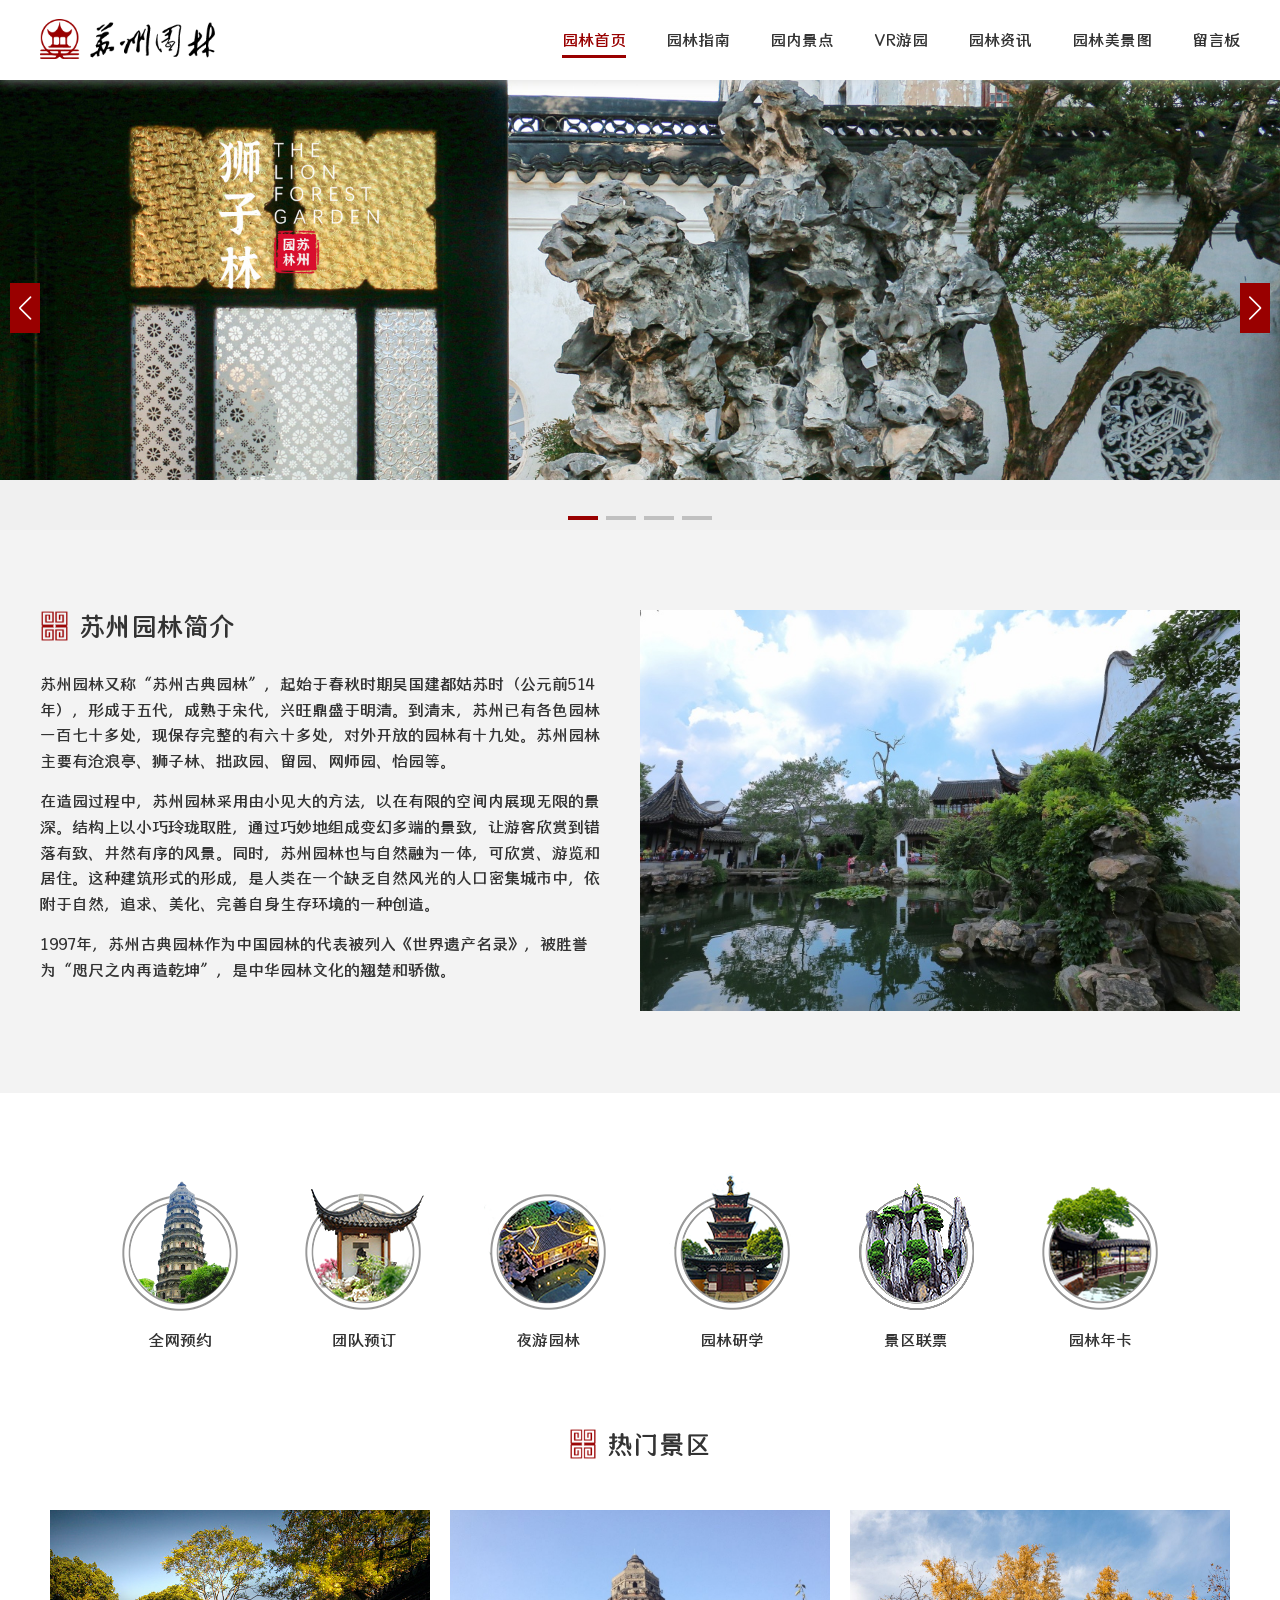
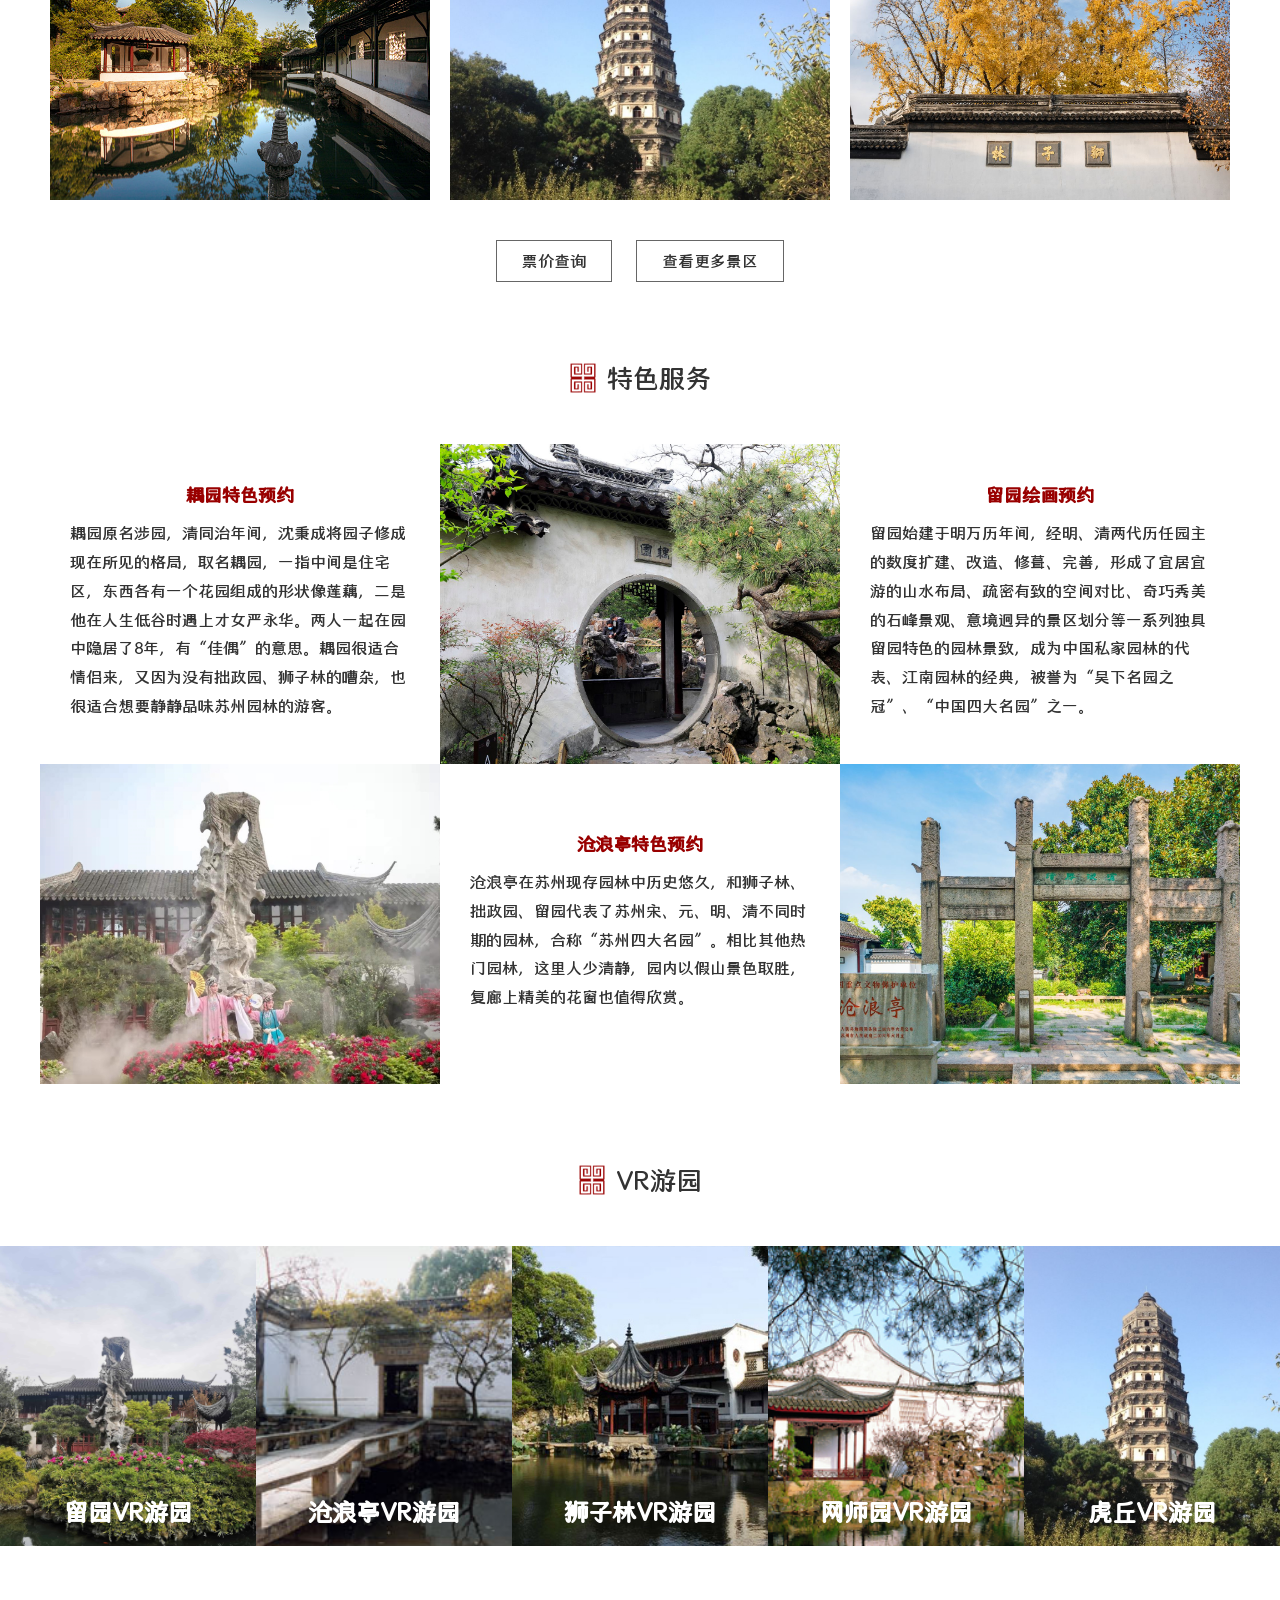
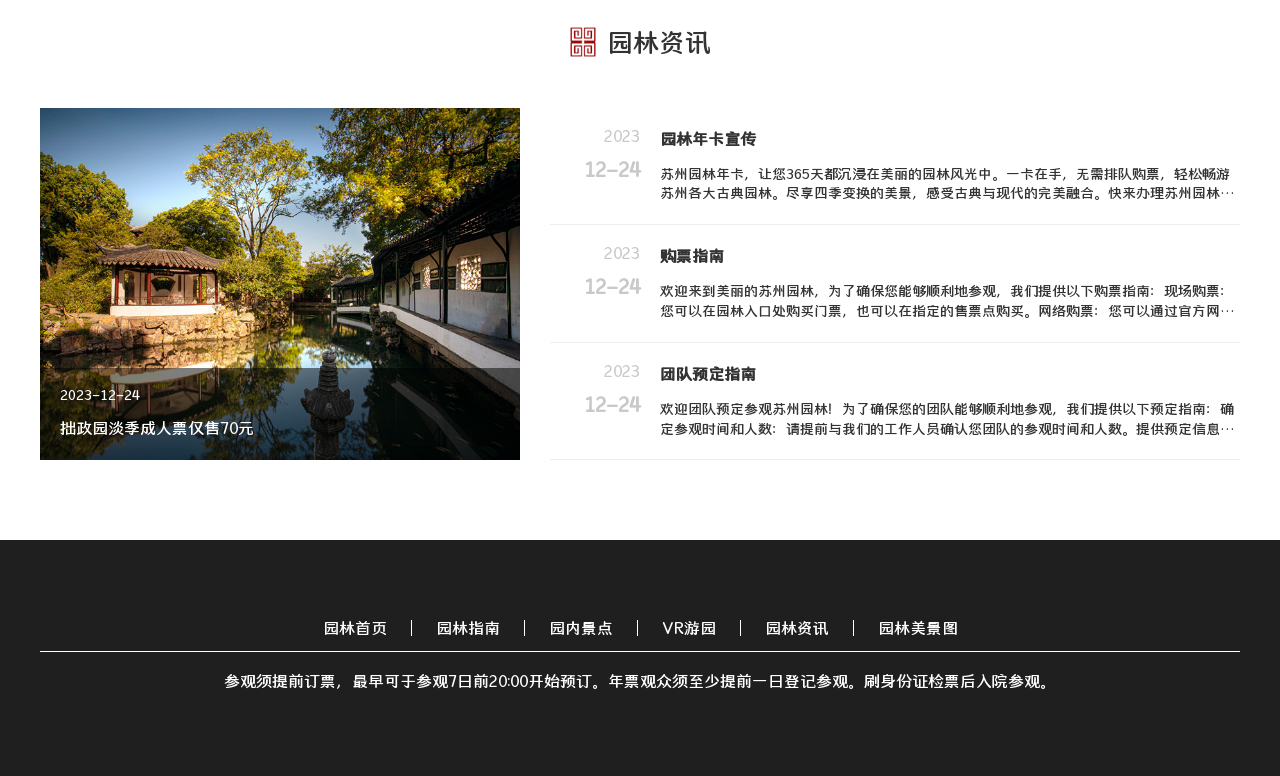
<file: index.html>
<!DOCTYPE html>
<html lang="en">

<head>
    <meta charset="UTF-8">
    <meta http-equiv="X-UA-Compatible" content="IE=edge">
    <meta name="viewport" content="width=device-width, initial-scale=1.0">
    <title>园林首页</title>
    <link rel="shortcut icon" href="./images/favicon.ico" type="image/x-icon">
    <link rel="shortcut icon" href="" type="image/x-icon">
    <link rel="stylesheet" href="./css/swiper.min.css">
    <link rel="stylesheet" href="./iconfont/iconfont.css">
    <link rel="stylesheet" href="./css/common.css">
    <link rel="stylesheet" href="./css/main.css">
    <link rel="preload" as="image" href="./images/banner1.jpg">
</head>

<body>
    <div id="header">
        <div class="container">
            <a href="./index.html" class="logo">
                <img src="./images/logo.png" alt="" />
            </a>
            <ul class="fir-menu">
                <li class="active">
                    <a href="./index.html">园林首页</a>
                </li>
                <li>
                    <a href="./zhinan.html">园林指南</a>
                </li>
                <li>
                    <a href="./jingdian.html">园内景点</a>
                </li>
                <li>
                    <a href="./vr.html">VR游园</a>
                </li>
                <li>
                    <a href="./zixun.html">园林资讯</a>
                </li>
                <li>
                    <a href="./tupian.html">园林美景图</a>
                </li>
                <li class="nav-message-btn">
                    <a href="javascript:;" id="openMessageBoard">留言板</a>
                </li>
            </ul>
            <div class="moblie-nav-show">
                <span></span>
            </div>
        </div>
    </div>

    <div id="index-banner">
        <div class="swiper-container">
            <div class="swiper-wrapper">
            </div>
            <div class="swiper-button-prev"></div>
            <div class="swiper-button-next"></div>
            <div class="swiper-pagination"></div>
        </div>
    </div>

    <div id="index-about">
        <div class="container">
            <div class="left">
                <h3 class="index-title">
                    <img src="./images/title-left.png" alt="">
                    <span>苏州园林简介</span>
                </h3>
                <div class="txt">
                    <p>
                        苏州园林又称“苏州古典园林”，起始于春秋时期吴国建都姑苏时（公元前514年），形成于五代，成熟于宋代，兴旺鼎盛于明清。到清末，苏州已有各色园林一百七十多处，现保存完整的有六十多处，对外开放的园林有十九处。苏州园林主要有沧浪亭、狮子林、拙政园、留园、网师园、怡园等。
                    </p>
                    <p>
                        在造园过程中，苏州园林采用由小见大的方法，以在有限的空间内展现无限的景深。结构上以小巧玲珑取胜，通过巧妙地组成变幻多端的景致，让游客欣赏到错落有致、井然有序的风景。同时，苏州园林也与自然融为一体，可欣赏、游览和居住。这种建筑形式的形成，是人类在一个缺乏自然风光的人口密集城市中，依附于自然，追求、美化、完善自身生存环境的一种创造。
                    </p>
                    <p>1997年，苏州古典园林作为中国园林的代表被列入《世界遗产名录》，被胜誉为“咫尺之内再造乾坤”，是中华园林文化的翘楚和骄傲。
                    </p>
                </div>
            </div>
            <div class="right">
                <img src="./images/index-about.jpg" alt="">
            </div>
        </div>
    </div>

    <div class="szyl-content">
        <div class="container">
            <div class="item-all">
                <a href="javascript:;">
                    <img src="./images/szyl1.jpg" alt="" />
                    <h5>全网预约</h5>
                </a>
                <a href="javascript:;">
                    <img src="./images/szyl2.jpg" alt="" />
                    <h5>团队预订</h5>
                </a>
                <a href="javascript:;">
                    <img src="./images/szyl3.jpg" alt="" />
                    <h5>夜游园林</h5>
                </a>
                <a href="javascript:;">
                    <img src="./images/szyl4.jpg" alt="" />
                    <h5>园林研学</h5>
                </a>
                <a href="javascript:;">
                    <img src="./images/szyl5.jpg" alt="" />
                    <h5>景区联票</h5>
                </a>
                <a href="javascript:;">
                    <img src="./images/szyl6.jpg" alt="" />
                    <h5>园林年卡</h5>
                </a>
            </div>
        </div>
    </div>

    <div id="index-cp">
        <div class="container">
            <h3 class="index-title center">
                <img src="./images/title-left.png" alt="">
                <span>热门景区</span>
            </h3>
            <div class="item-all">
            </div>
            <div class="btn-all">
                <a href="" class="btn">票价查询</a>
                <a href="./jingdian.html" class="btn">查看更多景区</a>
            </div>
        </div>
    </div>

    <div id="index-jy">
        <div class="container">
            <h3 class="index-title center">
                <img src="./images/title-left.png" alt="">
                <span>特色服务</span>

            </h3>
            <div class="item-all">
                <div class="item">
                    <h4>耦园特色预约</h4>
                    <div class="desc">
                        耦园原名涉园，清同治年间，沈秉成将园子修成现在所见的格局，取名耦园，一指中间是住宅区，东西各有一个花园组成的形状像莲藕，二是他在人生低谷时遇上才女严永华。两人一起在园中隐居了8年，有“佳偶”的意思。耦园很适合情侣来，又因为没有拙政园、狮子林的嘈杂，也很适合想要静静品味苏州园林的游客。
                    </div>
                </div>
                <div class="item">
                    <img src="./images/index-jy1.jpg" alt="">
                </div>
                <div class="item">
                    <h4>留园绘画预约</h4>
                    <div class="desc">
                        留园始建于明万历年间，经明、清两代历任园主的数度扩建、改造、修葺、完善，形成了宜居宜游的山水布局、疏密有致的空间对比、奇巧秀美的石峰景观、意境迥异的景区划分等一系列独具留园特色的园林景致，成为中国私家园林的代表、江南园林的经典，被誉为“吴下名园之冠”、“中国四大名园”之一。
                    </div>
                </div>
                <div class="item">
                    <img src="./images/index-jy2.jpg" alt="">
                </div>
                <div class="item">
                    <h4>沧浪亭特色预约</h4>
                    <div class="desc">
                        沧浪亭在苏州现存园林中历史悠久，和狮子林、拙政园、留园代表了苏州宋、元、明、清不同时期的园林，合称“苏州四大名园”。相比其他热门园林，这里人少清静，园内以假山景色取胜，复廊上精美的花窗也值得欣赏。
                    </div>
                </div>
                <div class="item">
                    <img src="./images/index-jy3.jpg" alt="">
                </div>
            </div>
        </div>
    </div>

    <div id="index-dl">
        <h3 class="index-title center">
            <img src="./images/title-left.png" alt="">
            <span>VR游园</span>

        </h3>
        <div class="products-list">
        </div>
    </div>

    <div id="index-news">
        <div class="container">
            <h3 class="index-title center">
                <img src="./images/title-left.png" alt="">
                <span>园林资讯</span>

            </h3>
            <div class="item-all">
                <a href="./zixun.html" class="left">
                    <img src="./images/index-cp1.jpg" alt="">
                    <div class="layer">
                        <div class="date">2023-12-24</div>
                        <div class="title">拙政园淡季成人票仅售70元</div>
                    </div>
                </a>
                <div class="right">
                </div>
            </div>
        </div>
    </div>

    <div id="footer">
        <div class="container">
            <ul>
                <li>
                    <a href="./index.html">园林首页</a>
                </li>
                <li>
                    <a href="./zhinan.html">园林指南</a>
                </li>
                <li>
                    <a href="./jingdian.html">园内景点</a>
                </li>
                <li>
                    <a href="./vr.html">VR游园</a>
                </li>
                <li>
                    <a href="./zixun.html">园林资讯</a>
                </li>
                <li>
                    <a href="./tupian.html">园林美景图</a>
                </li>
            </ul>
            <div class="cop">
                <p>参观须提前订票，最早可于参观7日前20:00开始预订。年票观众须至少提前一日登记参观。刷身份证检票后入院参观。</p>
            </div>
        </div>
    </div>

    <!-- 票价弹窗结构 -->
    <div class="modal" id="ticketModal">
        <div class="modal-content">
            <span class="close-btn">&times;</span>
            <h2>苏州园林景区票价详情</h2>
            
            <table class="price-table">
                <tbody>
                    <tr>
                        <td>成人票</td>
                        <td><span class="price-val">￥80</span> /人</td>
                    </tr>
                    <tr>
                        <td>学生票</td>
                        <td><span class="price-val">￥40</span> /人 <small>（凭有效学生证）</small></td>
                    </tr>
                    <tr>
                        <td>儿童票</td>
                        <td><span class="price-val">￥20</span> /人 <small>（1.2米-1.5米儿童）</small></td>
                    </tr>
                    <tr class="discount-row">
                        <td>节假日优惠</td>
                        <td><span class="price-val">全场 8 折</span> <small>（法定节假日期间）</small></td>
                    </tr>
                </tbody>
            </table>
            
            <p class="tip">* 1.2米以下儿童及70岁以上老人凭有效证件免票。</p>
            <div class="modal-footer">
                <button id="closeBtn" class="btn">我知道了</button>
            </div>
        </div>
    </div>
    <!-- 留言板弹窗 -->
    <div class="message-modal" id="messageModal">
        <div class="message-modal-content">
            <span class="message-close" id="closeMessageBoard">&times;</span>
            <h2>园林留言板</h2>
            
            <!-- 固定区域：评论输入区 -->
            <div class="comment-input-area">
                <textarea id="commentInput" class="one" placeholder="发布一条友善的评论" maxlength="200"></textarea>
                <button id="submitBtn" class="two">发布</button>
                <p class="three" id="wordCount">0/200字</p>
            </div>
            
            <!-- 滚动区域：评论展示区 -->
            <div class="comment-scroll-area">
                <div class="comment-list" id="commentList">
                    <!-- JS 渲染的评论会在这里 -->
                </div>
            </div>
        </div>
    </div>
    <!-- 自定义删除确认弹窗 -->
    <div class="confirm-modal" id="confirmModal">
        <div class="confirm-content">
            <h3>提示</h3>
            <p>确定要删除这条评论吗？</p>
            <div class="confirm-btns">
                <button id="cancelDelete" class="btn-cancel">取消</button>
                <button id="confirmDelete" class="btn-ok">确定</button>
            </div>
        </div>
    </div>
    <!-- 自定义轻提示 Toast -->
    <div class="custom-toast" id="customToast">
        <span id="toastMessage">提示信息</span>
    </div>
</body>
<script src="./js/jquery-1.11.3.min.js"></script>
<script src="./js/swiper.min.js"></script>
<script src="./js/main.js"></script>

</html>
</file>
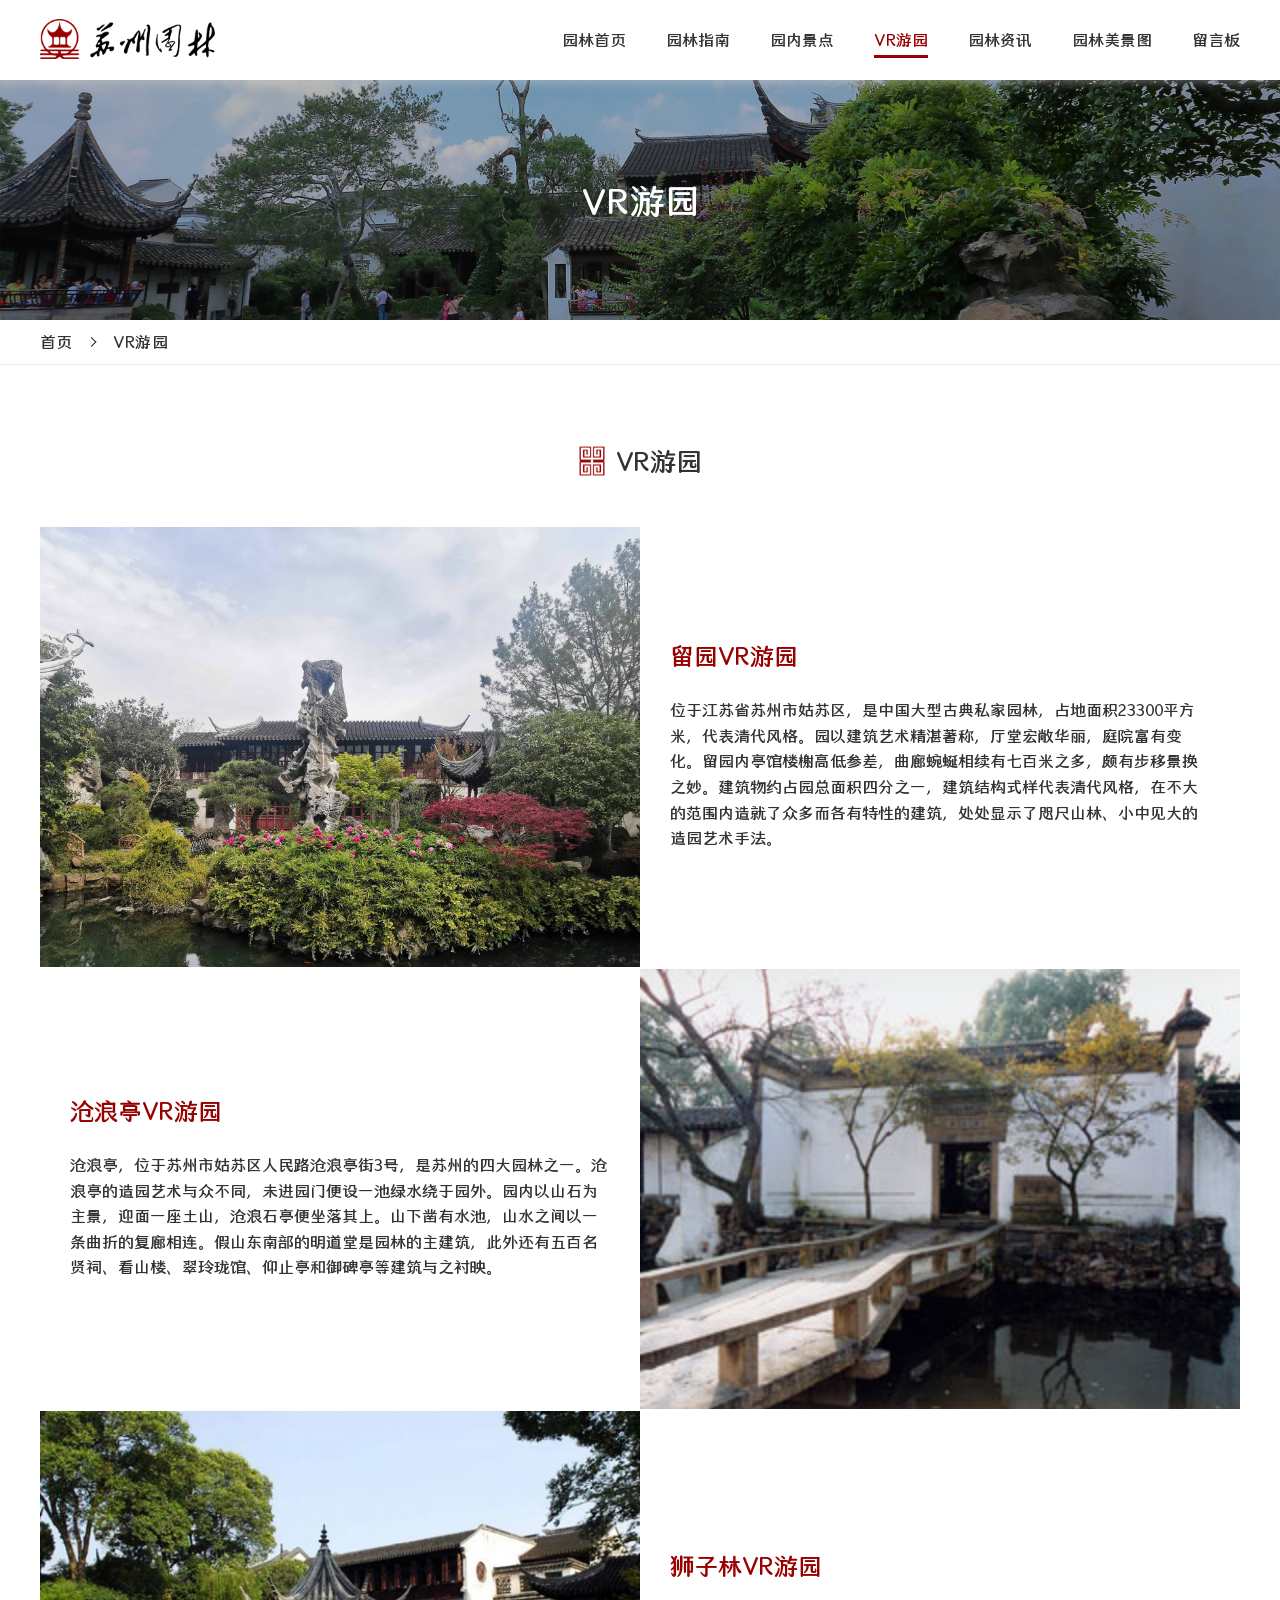
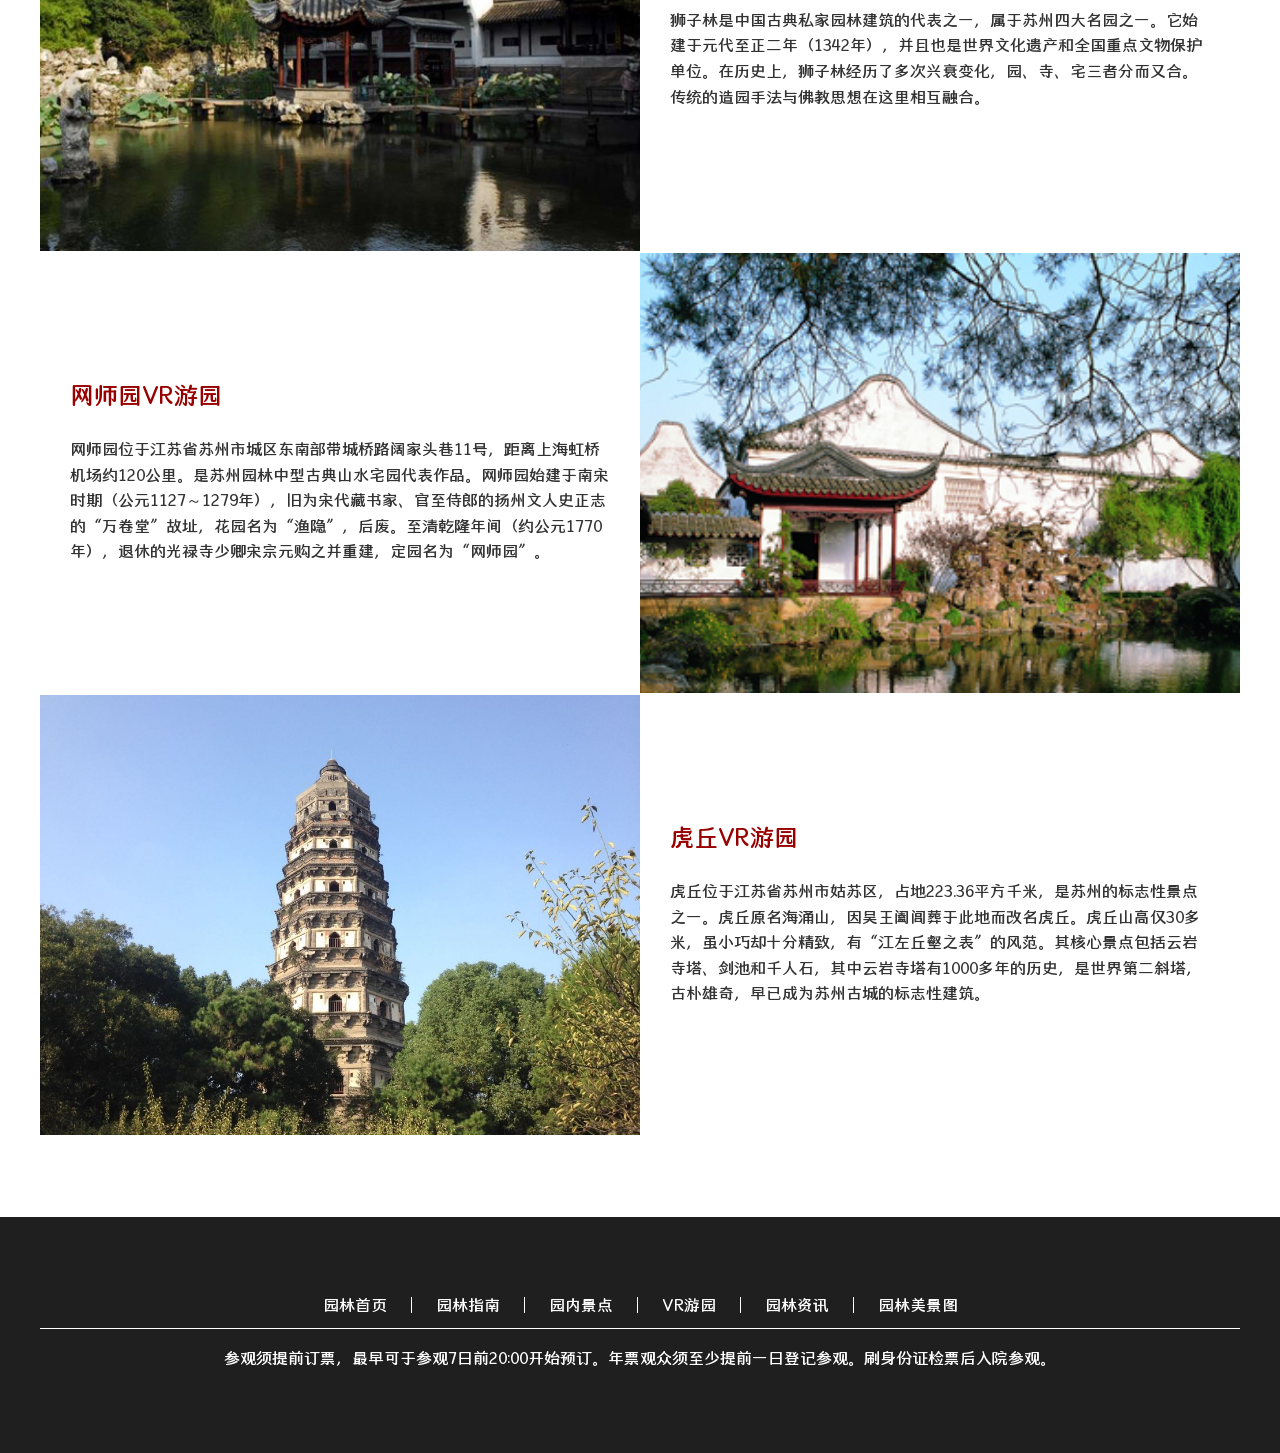
<file: vr.html>
<!DOCTYPE html>
<html lang="en">

<head>
    <meta charset="UTF-8">
    <meta http-equiv="X-UA-Compatible" content="IE=edge">
    <meta name="viewport" content="width=device-width, initial-scale=1.0">
    <title>VR游园</title>
    <link rel="shortcut icon" href="./images/favicon.ico" type="image/x-icon">
    <link rel="shortcut icon" href="" type="image/x-icon">
    <link rel="stylesheet" href="./css/swiper.min.css">
    <link rel="stylesheet" href="./iconfont/iconfont.css">
    <link rel="stylesheet" href="./css/common.css">
    <link rel="stylesheet" href="./css/main.css">
</head>

<body>
    <div id="header">
        <div class="container">
            <a href="./index.html" class="logo">
                <img src="./images/logo.png" alt="" />
            </a>
            <ul class="fir-menu">
                <li>
                    <a href="./index.html">园林首页</a>
                </li>
                <li>
                    <a href="./zhinan.html">园林指南</a>
                </li>
                <li>
                    <a href="./jingdian.html">园内景点</a>
                </li>
                <li class="active">
                    <a href="./vr.html">VR游园</a>
                </li>
                <li>
                    <a href="./zixun.html">园林资讯</a>
                </li>
                <li>
                    <a href="./tupian.html">园林美景图</a>
                </li>
                <li class="nav-message-btn">
                    <a href="javascript:;" id="openMessageBoard">留言板</a>
                </li>
            </ul>
            <div class="moblie-nav-show">
                <span></span>
            </div>
        </div>
    </div>

    <div class="bg-banner">
        <img src="./images/bg-banner.jpg">
        <h3>VR游园</h3>
    </div>

    <div class="route">
        <div class="container">
            <ul class="clearfix">
                <li><a href="./index.html">首页</a></li>
                <li><a href="/">VR游园</a></li>
            </ul>
        </div>
    </div>

    <div class="education-jyzx">
        <h3 class="index-title center">
            <img src="./images/title-left.png" alt="">
            <span>VR游园</span>
        </h3>
        <div class="container">
            <div id="vrContainer">
            </div>
        </div>
    </div>

    <div id="footer">
        <div class="container">
            <ul>
                <li>
                    <a href="./index.html">园林首页</a>
                </li>
                <li>
                    <a href="./zhinan.html">园林指南</a>
                </li>
                <li>
                    <a href="./jingdian.html">园内景点</a>
                </li>
                <li>
                    <a href="./vr.html">VR游园</a>
                </li>
                <li>
                    <a href="./zixun.html">园林资讯</a>
                </li>
                <li>
                    <a href="./tupian.html">园林美景图</a>
                </li>
            </ul>
            <div class="cop">
                <p>参观须提前订票，最早可于参观7日前20:00开始预订。年票观众须至少提前一日登记参观。刷身份证检票后入院参观。</p>
            </div>
        </div>
    </div>
    <!-- 留言板弹窗 -->
    <div class="message-modal" id="messageModal">
        <div class="message-modal-content">
            <span class="message-close" id="closeMessageBoard">&times;</span>
            <h2>园林留言板</h2>
            
            <!-- 固定区域：评论输入区 -->
            <div class="comment-input-area">
                <textarea id="commentInput" class="one" placeholder="发布一条友善的评论" maxlength="200"></textarea>
                <button id="submitBtn" class="two">发布</button>
                <p class="three" id="wordCount">0/200字</p>
            </div>
            
            <!-- 滚动区域：评论展示区 -->
            <div class="comment-scroll-area">
                <div class="comment-list" id="commentList">
                    <!-- JS 渲染的评论会在这里 -->
                </div>
            </div>
        </div>
    </div>
    <!-- 自定义删除确认弹窗 -->
    <div class="confirm-modal" id="confirmModal">
        <div class="confirm-content">
            <h3>提示</h3>
            <p>确定要删除这条评论吗？</p>
            <div class="confirm-btns">
                <button id="cancelDelete" class="btn-cancel">取消</button>
                <button id="confirmDelete" class="btn-ok">确定</button>
            </div>
        </div>
    </div>
    <!-- 自定义轻提示 Toast -->
    <div class="custom-toast" id="customToast">
        <span id="toastMessage">提示信息</span>
    </div>
</body>
<script src="./js/jquery-1.11.3.min.js"></script>
<script src="./js/swiper.min.js"></script>
<script src="./js/main.js"></script>
<script src="./js/vr.js"></script>

</html>
</file>
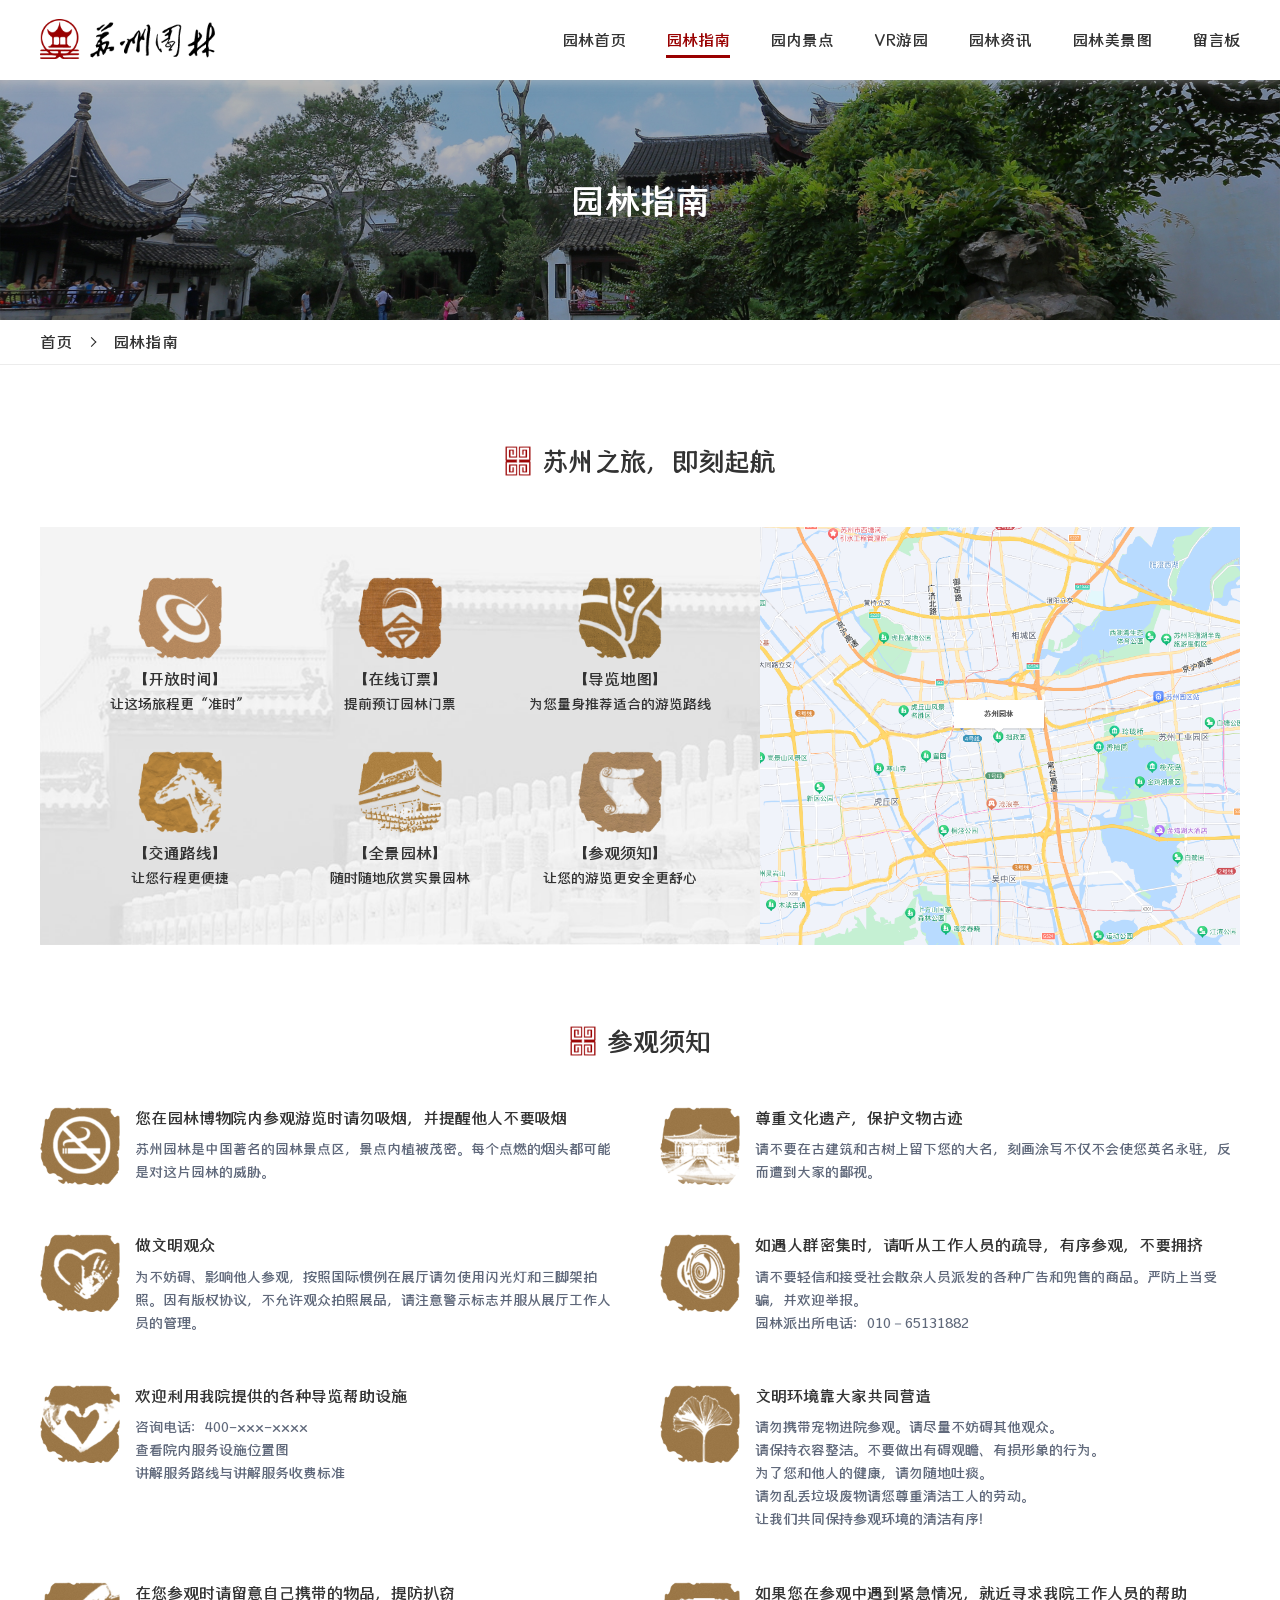
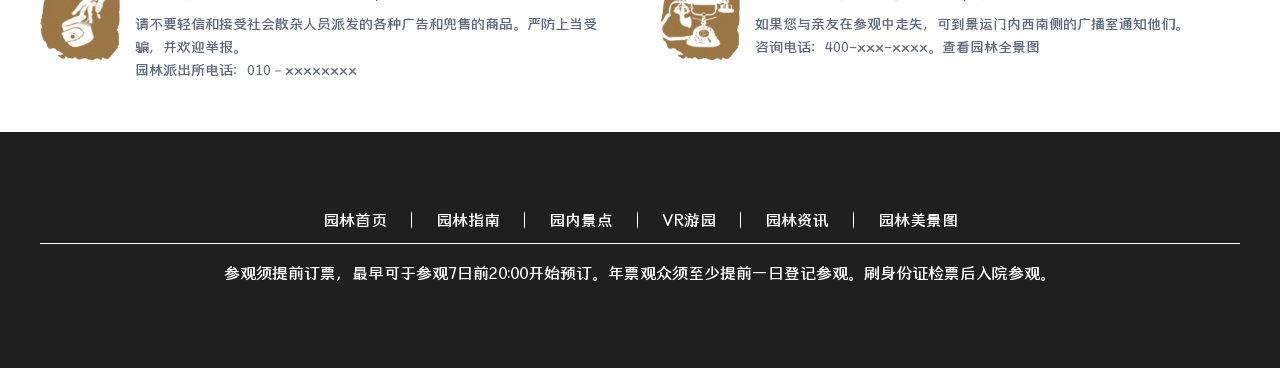
<file: zhinan.html>
<!DOCTYPE html>
<html lang="en">

<head>
    <meta charset="UTF-8">
    <meta http-equiv="X-UA-Compatible" content="IE=edge">
    <meta name="viewport" content="width=device-width, initial-scale=1.0">
    <title>园林指南</title>
    <link rel="shortcut icon" href="./images/favicon.ico" type="image/x-icon">
    <link rel="shortcut icon" href="" type="image/x-icon">
    <link rel="stylesheet" href="./css/swiper.min.css">
    <link rel="stylesheet" href="./iconfont/iconfont.css">
    <link rel="stylesheet" href="./css/common.css">
    <link rel="stylesheet" href="./css/main.css">
</head>

<body>
    <div id="header">
        <div class="container">
            <a href="./index.html" class="logo">
                <img src="./images/logo.png" alt="" />
            </a>
            <ul class="fir-menu">
                <li>
                    <a href="./index.html">园林首页</a>
                </li>
                <li class="active">
                    <a href="./zhinan.html">园林指南</a>
                </li>
                <li>
                    <a href="./jingdian.html">园内景点</a>
                </li>
                <li>
                    <a href="./vr.html">VR游园</a>
                </li>
                <li>
                    <a href="./zixun.html">园林资讯</a>
                </li>
                <li>
                    <a href="./tupian.html">园林美景图</a>
                </li>
                <li class="nav-message-btn">
                    <a href="javascript:;" id="openMessageBoard">留言板</a>
                </li>
            </ul>
            <div class="moblie-nav-show">
                <span></span>
            </div>
        </div>
    </div>

    <div class="bg-banner">
        <img src="./images/bg-banner.jpg">
        <h3>园林指南</h3>
    </div>

    <div class="route">
        <div class="container">
            <ul class="clearfix">
                <li><a href="./index.html">首页</a></li>
                <li><a href="/">园林指南</a></li>
            </ul>
        </div>
    </div>

    <div class="about-qc">
        <div class="container">
            <h3 class="index-title center">
                <img src="./images/title-left.png" alt="">
                <span>苏州之旅，即刻起航</span>
            </h3>
            <div class="content">
                <div class="left" id="guideLeft">
                </div>
                <div class="right">
                    <img src="./images/map.png" alt="">
                </div>
            </div>
        </div>
    </div>

    <div class="about-serving">
        <div class="container">
            <h3 class="index-title center">
                <img src="./images/title-left.png" alt="">
                <span>参观须知</span>

            </h3>
            <div class="item-all" id="noticeList">
            </div>
        </div>
    </div>

    <div id="footer">
        <div class="container">
            <ul>
                <li>
                    <a href="./index.html">园林首页</a>
                </li>
                <li>
                    <a href="./zhinan.html">园林指南</a>
                </li>
                <li>
                    <a href="./jingdian.html">园内景点</a>
                </li>
                <li>
                    <a href="./vr.html">VR游园</a>
                </li>
                <li>
                    <a href="./zixun.html">园林资讯</a>
                </li>
                <li>
                    <a href="./tupian.html">园林美景图</a>
                </li>
            </ul>
            <div class="cop">
                <p>参观须提前订票，最早可于参观7日前20:00开始预订。年票观众须至少提前一日登记参观。刷身份证检票后入院参观。</p>
            </div>
        </div>
    </div>
    <!-- 留言板弹窗 -->
    <div class="message-modal" id="messageModal">
        <div class="message-modal-content">
            <span class="message-close" id="closeMessageBoard">&times;</span>
            <h2>园林留言板</h2>
            
            <!-- 固定区域：评论输入区 -->
            <div class="comment-input-area">
                <textarea id="commentInput" class="one" placeholder="发布一条友善的评论" maxlength="200"></textarea>
                <button id="submitBtn" class="two">发布</button>
                <p class="three" id="wordCount">0/200字</p>
            </div>
            
            <!-- 滚动区域：评论展示区 -->
            <div class="comment-scroll-area">
                <div class="comment-list" id="commentList">
                    <!-- JS 渲染的评论会在这里 -->
                </div>
            </div>
        </div>
    </div>
    <!-- 自定义删除确认弹窗 -->
    <div class="confirm-modal" id="confirmModal">
        <div class="confirm-content">
            <h3>提示</h3>
            <p>确定要删除这条评论吗？</p>
            <div class="confirm-btns">
                <button id="cancelDelete" class="btn-cancel">取消</button>
                <button id="confirmDelete" class="btn-ok">确定</button>
            </div>
        </div>
    </div>
    <!-- 自定义轻提示 Toast -->
    <div class="custom-toast" id="customToast">
        <span id="toastMessage">提示信息</span>
    </div>
</body>
<script src="./js/jquery-1.11.3.min.js"></script>
<script src="./js/swiper.min.js"></script>
<script src="./js/main.js"></script>
<script src="./js/zhinan.js"></script>

</html>
</file>
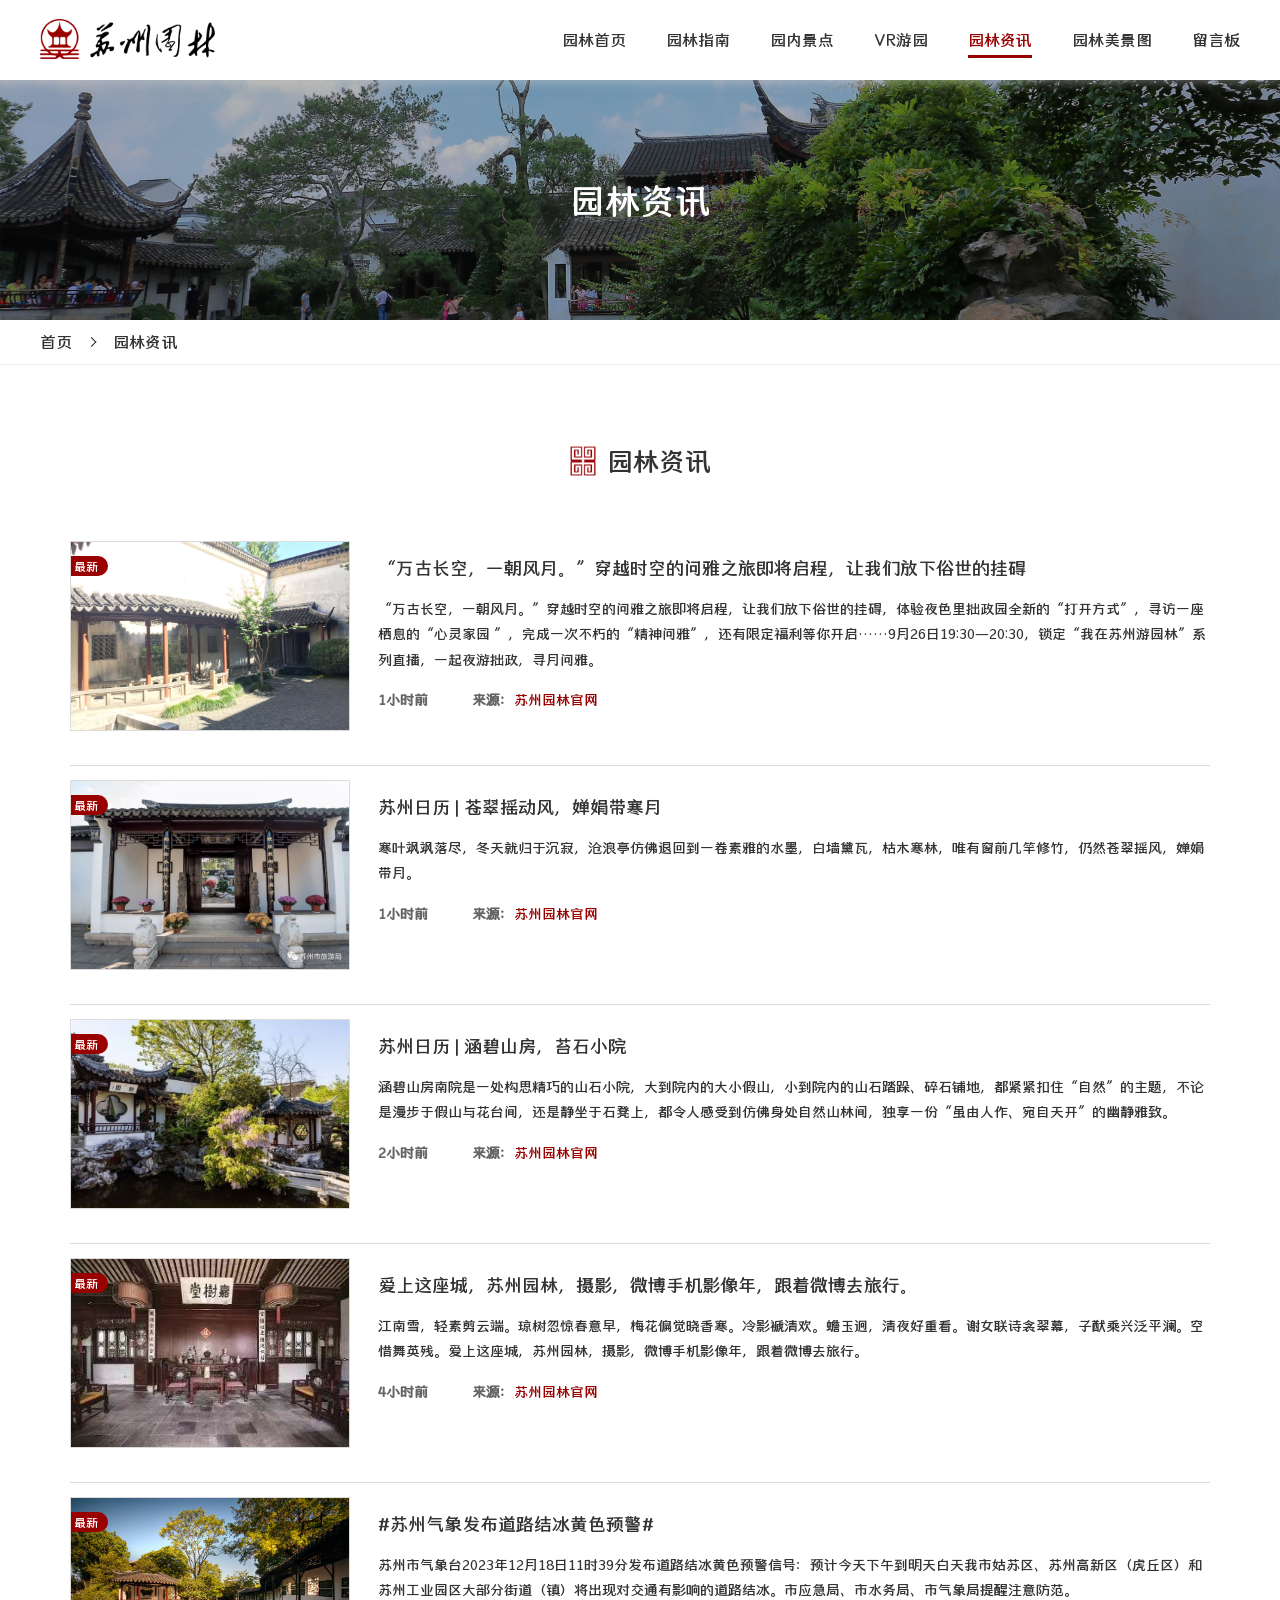
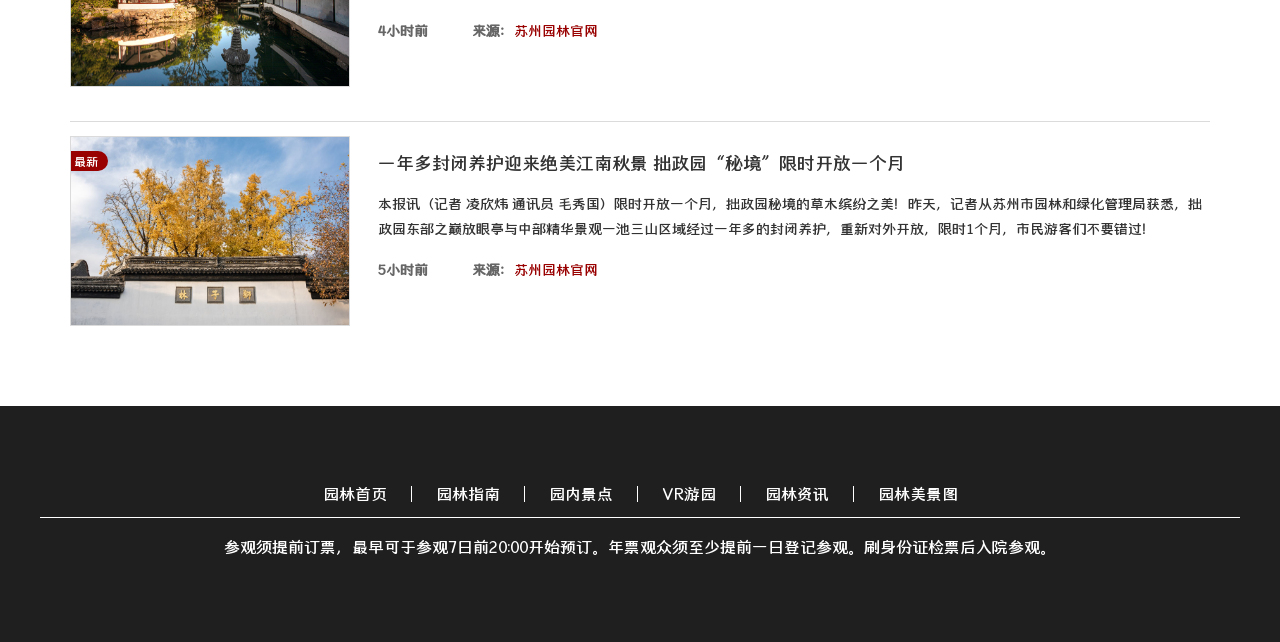
<file: zixun.html>
<!DOCTYPE html>
<html lang="en">

<head>
    <meta charset="UTF-8">
    <meta http-equiv="X-UA-Compatible" content="IE=edge">
    <meta name="viewport" content="width=device-width, initial-scale=1.0">
    <title>园林资讯</title>
    <link rel="shortcut icon" href="./images/favicon.ico" type="image/x-icon">
    <link rel="shortcut icon" href="" type="image/x-icon">
    <link rel="stylesheet" href="./css/swiper.min.css">
    <link rel="stylesheet" href="./iconfont/iconfont.css">
    <link rel="stylesheet" href="./css/common.css">
    <link rel="stylesheet" href="./css/main.css">
</head>

<body>
    <div id="header">
        <div class="container">
            <a href="./index.html" class="logo">
                <img src="./images/logo.png" alt="" />
            </a>
            <ul class="fir-menu">
                <li>
                    <a href="./index.html">园林首页</a>
                </li>
                <li>
                    <a href="./zhinan.html">园林指南</a>
                </li>
                <li>
                    <a href="./jingdian.html">园内景点</a>
                </li>
                <li>
                    <a href="./vr.html">VR游园</a>
                </li>
                <li class="active">
                    <a href="./zixun.html">园林资讯</a>
                </li>
                <li>
                    <a href="./tupian.html">园林美景图</a>
                </li>
                <li class="nav-message-btn">
                    <a href="javascript:;" id="openMessageBoard">留言板</a>
                </li>
            </ul>
            <div class="moblie-nav-show">
                <span></span>
            </div>
        </div>
    </div>

    <div class="bg-banner">
        <img src="./images/bg-banner.jpg">
        <h3>园林资讯</h3>
    </div>

    <div class="route">
        <div class="container">
            <ul class="clearfix">
                <li><a href="./index.html">首页</a></li>
                <li><a href="/">园林资讯</a></li>
            </ul>
        </div>
    </div>

    <div class="page-news">
        <h3 class="index-title center">
            <img src="./images/title-left.png" alt="">
            <span>园林资讯</span>

        </h3>
        <div class="container" id="newsContainer">
        </div>
    </div>

    <div id="footer">
        <div class="container">
            <ul>
                <li>
                    <a href="./index.html">园林首页</a>
                </li>
                <li>
                    <a href="./zhinan.html">园林指南</a>
                </li>
                <li>
                    <a href="./jingdian.html">园内景点</a>
                </li>
                <li>
                    <a href="./vr.html">VR游园</a>
                </li>
                <li>
                    <a href="./zixun.html">园林资讯</a>
                </li>
                <li>
                    <a href="./tupian.html">园林美景图</a>
                </li>
            </ul>
            <div class="cop">
                <p>参观须提前订票，最早可于参观7日前20:00开始预订。年票观众须至少提前一日登记参观。刷身份证检票后入院参观。</p>
            </div>
        </div>
    </div>
    <!-- 留言板弹窗 -->
    <div class="message-modal" id="messageModal">
        <div class="message-modal-content">
            <span class="message-close" id="closeMessageBoard">&times;</span>
            <h2>园林留言板</h2>
            
            <!-- 固定区域：评论输入区 -->
            <div class="comment-input-area">
                <textarea id="commentInput" class="one" placeholder="发布一条友善的评论" maxlength="200"></textarea>
                <button id="submitBtn" class="two">发布</button>
                <p class="three" id="wordCount">0/200字</p>
            </div>
            
            <!-- 滚动区域：评论展示区 -->
            <div class="comment-scroll-area">
                <div class="comment-list" id="commentList">
                    <!-- JS 渲染的评论会在这里 -->
                </div>
            </div>
        </div>
    </div>
    <!-- 自定义删除确认弹窗 -->
    <div class="confirm-modal" id="confirmModal">
        <div class="confirm-content">
            <h3>提示</h3>
            <p>确定要删除这条评论吗？</p>
            <div class="confirm-btns">
                <button id="cancelDelete" class="btn-cancel">取消</button>
                <button id="confirmDelete" class="btn-ok">确定</button>
            </div>
        </div>
    </div>
    <!-- 自定义轻提示 Toast -->
    <div class="custom-toast" id="customToast">
        <span id="toastMessage">提示信息</span>
    </div>
</body>
<script src="./js/jquery-1.11.3.min.js"></script>
<script src="./js/swiper.min.js"></script>
<script src="./js/main.js"></script>
<script src="./js/zixun.js"></script>

</html>
</file>
<file: iconfont/iconfont.css>
@font-face {
  font-family: "iconfont"; /* Project id 3867182 */
  src: url('iconfont.woff2?t=1700059167093') format('woff2'),
       url('iconfont.woff?t=1700059167093') format('woff'),
       url('iconfont.ttf?t=1700059167093') format('truetype');
}

.iconfont {
  font-family: "iconfont" !important;
  font-size: 16px;
  font-style: normal;
  -webkit-font-smoothing: antialiased;
  -moz-osx-font-smoothing: grayscale;
}

.aki-youjiantou1:before {
  content: "\e624";
}

.aki-zuojiantou:before {
  content: "\e628";
}

.aki-youjiantou:before {
  content: "\e63d";
}

.aki-duihao:before {
  content: "\e614";
}

.aki-baocun:before {
  content: "\ec09";
}

.aki-youxiang:before {
  content: "\e7b1";
}

.aki-shouji:before {
  content: "\e622";
}

.aki-weixin:before {
  content: "\e627";
}

.aki-dizhi:before {
  content: "\e67e";
}

.aki-jsontijiao:before {
  content: "\e655";
}

.aki-yueliang1:before {
  content: "\e676";
}

.aki-tianqitaiyangqichuang:before {
  content: "\e713";
}

.aki-houtuifanhui:before {
  content: "\e603";
}

.aki-shoucang:before {
  content: "\e615";
}

.aki-daima:before {
  content: "\e60f";
}

.aki-css:before {
  content: "\e653";
}

.aki-html5:before {
  content: "\ecb7";
}

.aki-logo-nodejs:before {
  content: "\e9e2";
}

.aki-arrow-right-copy-copy-copy:before {
  content: "\e604";
}

.aki-huo:before {
  content: "\e66c";
}

.aki-pinglun:before {
  content: "\e62f";
}

.aki-dianzan:before {
  content: "\ec7f";
}

.aki-shangxiaqiehuan:before {
  content: "\e9cd";
}

.aki-yueliang:before {
  content: "\e6b8";
}

.aki-taiyang:before {
  content: "\e611";
}

.aki-denglu-yonghu:before {
  content: "\e669";
}

.aki-sousuo:before {
  content: "\e8b9";
}

.aki-xiangxiazhankai:before {
  content: "\e8f2";
}

.aki-back:before {
  content: "\e617";
}

.aki-tianjia:before {
  content: "\e64f";
}

.aki-shanchu:before {
  content: "\e8b6";
}

.aki-bianji:before {
  content: "\e816";
}

.aki-fuzhi:before {
  content: "\e65f";
}

.aki-weibiaoti--:before {
  content: "\e612";
}

.aki-guanji:before {
  content: "\e642";
}

.aki-icon_shezhi:before {
  content: "\eb8d";
}

.aki-fenlei_:before {
  content: "\e621";
}

.aki-shouye:before {
  content: "\e675";
}

.aki-yonghuguanli:before {
  content: "\e60e";
}

.aki-bianjiwenzhang_huaban:before {
  content: "\e62e";
}

.aki-shouye-zhihui:before {
  content: "\e61d";
}

.aki-tuichu:before {
  content: "\e66a";
}

.aki-Z-huandengpian:before {
  content: "\e72c";
}

.aki-success1f:before {
  content: "\e6d1";
}

.aki-info:before {
  content: "\e6bf";
}

.aki-warning:before {
  content: "\e600";
}

.aki-error:before {
  content: "\e640";
}

.aki-yanzhengma:before {
  content: "\e6a0";
}

.aki-fabu:before {
  content: "\e606";
}

.aki-zhiding:before {
  content: "\e704";
}

.aki-pifu:before {
  content: "\e62b";
}

.aki-xiaoxi:before {
  content: "\e60d";
}

.aki-renwu:before {
  content: "\e649";
}

.aki-mima:before {
  content: "\e69f";
}

.aki-yonghu:before {
  content: "\e601";
}

.aki-guanbi:before {
  content: "\e659";
}

.aki-sousuoxiao:before {
  content: "\e8d6";
}

.aki-paixingbang:before {
  content: "\e6c5";
}

.aki-huati00:before {
  content: "\e6f7";
}

.aki-xinwen:before {
  content: "\e607";
}

.aki-qiandao:before {
  content: "\e878";
}

.aki-huati:before {
  content: "\e8c4";
}

.aki-paihangbang:before {
  content: "\e872";
}

.aki-jubao-mianxing:before {
  content: "\e608";
}
</file>
<file: css/common.css>
/* RESET */
@charset "UTF-8";

* {
    margin: 0;
    padding: 0;
    border: none;
    box-sizing: border-box;
}

table {
    border-collapse: collapse;
    border-spacing: 0;
}

i {
    font-style: normal;
    font-weight: normal;
}

ol,
ul {
    list-style: none;
}

a:focus {
    outline-style: none;
}

input,
textarea,
select,
button {
    font-size: inherit;
    font-weight: inherit;
    outline: none;
    border: none;
}

textarea {
    resize: none
}

input::-ms-clear {
    display: none;
}

a,
a:focus,
a:hover {
    text-decoration: none !important;
    color: inherit;
}

html {
    scroll-behavior: smooth;
}

@font-face {
    font-family: "abcfont";
    src: url("./zaozigongfangnaisiti.ttf");
}

body {
    font-size: 16px;
    color: #333;
    font-family: abcfont !important;
    overflow-x: hidden;
    -webkit-font-smoothing: antialiased;
    position: relative;
    line-height: 1;
    scroll-behavior: smooth;
    background-color: #fff !important;
    --themeColor: #990000;
}


::selection {
    background: var(--themeColor);
    color: #fff;
}

:focus {
    outline-color: var(--themeColor);
}

img {
    max-width: 100%;
    height: auto;
    transition: all 0.3s ease;
}

.clamp1 {
    text-overflow: ellipsis;
    display: -webkit-box;
    -webkit-line-clamp: 1;
    -webkit-box-orient: vertical;
    overflow: hidden;
}

.clamp2 {
    text-overflow: ellipsis;
    display: -webkit-box;
    -webkit-line-clamp: 2;
    -webkit-box-orient: vertical;
    overflow: hidden;
}

.clamp3 {
    text-overflow: ellipsis;
    display: -webkit-box;
    -webkit-line-clamp: 3;
    -webkit-box-orient: vertical;
    overflow: hidden;
}

.clamp4 {
    text-overflow: ellipsis;
    display: -webkit-box;
    -webkit-line-clamp: 4;
    -webkit-box-orient: vertical;
    overflow: hidden;
}

.container {
    box-sizing: border-box;
    width: 1200px;
    margin: 0 auto;
}


.index-title {
    line-height: 1;
    font-size: 26px;
    font-weight: normal;
    display: flex;
    align-items: center;
}

.index-title.center {
    justify-content: center;
}

.index-title img {
    height: 32px;
    margin-right: 10px;
}

.bg-banner {
    height: auto;
    position: relative;
    z-index: 2;
    font-size: 0;
}

.bg-banner::after {
    content: "";
    width: 100%;
    height: 100%;
    position: absolute;
    top: 0px;
    left: 0px;
    background: rgb(0, 0, 0, 0.3);
    z-index: 2;
}

.bg-banner .container {
    padding: 0 !important;
    width: 100vw
}

.bg-banner img {
    height: 240px;
    width: 100%;
    object-fit: cover;
}

.bg-banner h3 {
    color: white;
    font-size: 35px;
    font-weight: normal;
    position: absolute;
    left: 0;
    top: 0;
    width: 100%;
    height: 100%;
    display: flex;
    align-items: center;
    justify-content: center;
    z-index: 3;
}

.route {
    padding: 14px 0;
    border-bottom: 1px solid #ececec
}

.route .container {
    padding: 0px;
}

.route ul {
    display: -webkit-box;
    display: -ms-flexbox;
    display: flex;
    position: relative;
    flex-wrap: wrap;
}

.route ul>li {
    float: left;
    position: relative;
    padding-right: 20px
}

.route ul>li a img {
    width: 100px
}

.route ul>li a {
    font-size: 16px;
    text-transform: uppercase;
    padding: 0 10px;
    color: #333;
    letter-spacing: .32px
}

.route ul>li a span {
    text-transform: none !important;
}

.route ul>li:first-child a {
    padding-left: 0
}

.route ul>li::after {
    content: "";
    top: 8px;
    right: 8px;
    width: 6px;
    height: 6px;
    position: absolute;
    border-left: 1.5px solid #242424;
    border-bottom: 1.5px solid #242424;
    -webkit-transform: translate(0, -50%) rotate(-135deg);
    transform: translate(0, -50%) rotate(-135deg)
}

.route ul>li:last-child::after {
    border: 0
}

@media (max-width: 1200px) {
    .container {
        width: 960px;
    }
}

@media (max-width: 992px) {
    .container {
        width: 720px;
    }

    .index-title {
        font-size: 22px;
    }

    .index-title img {
        height: 26px;
    }
}

@media (max-width: 768px) {
    .container {
        width: 540px;
    }
}

@media (max-width: 580px) {
    .container {
        width: 100%;
        padding: 0 15px;
    }

    .route{
        padding-left: 15px;
        padding-right: 15px;
    }
}
</file>
<file: css/main.css>
#header {
    width: 100%;
    background: white;
    box-shadow: 0px 2px 10px 0px rgba(204, 204, 204, 0.5);
    z-index: 99;
    position: sticky;
    left: 0;
    top: 0;
}

#header .container {
    display: flex;
    justify-content: space-between;
    align-items: center;
    height: 80px;
}

#header .logo img {
    height: 40px;
    width: auto;
}

#header .fir-menu {
    display: flex;
    margin-left: 60px;
}

#header .fir-menu>li {
    margin-left: 40px;
    position: relative;
}

#header .fir-menu>li>a {
    display: flex;
    justify-content: center;
    font-size: 16px;
    font-weight: 400;
    text-transform: uppercase;
    color: #333333;
    padding: 10px 0px;
    white-space: nowrap;
    transition: all 0.3s ease;
    position: relative;
}

#header .fir-menu>li>a::after {
    content: "";
    position: absolute;
    bottom: 0;
    width: 0;
    height: 3px;
    background: var(--themeColor);
    transition: all 0.3s ease;
}

#header .fir-menu>li:hover>a::after,
#header .fir-menu>li.active>a::after {
    width: 100%;
}

#header .fir-menu .submenu-button {
    position: absolute;
    top: 44%;
    right: 14px;
    width: 5px;
    height: 5px;
    border-bottom: 1px solid #fff;
    border-right: 1px solid #fff;
    content: "";
    -webkit-transform: rotate(315deg);
    transform: rotate(315deg);
    border-bottom-color: #272727;
    border-right-color: #272727;
}

#header .fir-menu li:hover>.submenu-button {
    border-color: var(--themeColor);
}

#header .fir-menu>li .sec-menu {
    position: absolute;
    top: 100%;
    left: calc(50% - 100px);
    z-index: 20;
    width: 200px;
    padding-top: 10px;
    opacity: 0;
    pointer-events: none;
    transform: translateY(-20px);
    transition: all 0.3s ease;
    border: 1px solid #cccccc;
    background: white;
}

#header .fir-menu>li .sec-menu::before {
    box-sizing: content-box;
    width: 0px;
    height: 0px;
    position: absolute;
    top: -16px;
    left: calc(50% - 7px);
    padding: 0;
    border-bottom: 8px solid #FFFFFF;
    border-top: 8px solid transparent;
    border-left: 8px solid transparent;
    border-right: 8px solid transparent;
    display: block;
    content: '';
    z-index: 12;
    pointer-events: none;
}

#header .fir-menu>li .sec-menu::after {
    box-sizing: content-box;
    width: 0px;
    height: 0px;
    position: absolute;
    top: -18px;
    left: calc(50% - 8px);
    padding: 0;
    border-bottom: 9px solid #cccccc;
    border-top: 9px solid transparent;
    border-left: 9px solid transparent;
    border-right: 9px solid transparent;
    display: block;
    content: '';
    z-index: 10;
    pointer-events: none;
}

#header .fir-menu>li .sec-menu>li {
    position: relative;
}

#header .fir-menu>li .sec-menu>li>a {
    padding: 10px;
    font-size: 16px;
    display: block;
    text-transform: uppercase;
    transition: all 0.3s ease;
}

#header .fir-menu>li .sec-menu>li .thi-menu {
    position: absolute;
    top: 0px;
    left: 100%;
    width: 200px;
    opacity: 0;
    pointer-events: none;
    transform: translateX(-30px);
    transition: all 0.3s ease;
    border: 1px solid #cccccc;
}

#header .fir-menu>li .sec-menu>li .thi-menu>li {
    background: white;
}

#header .fir-menu>li .sec-menu>li .thi-menu>li>a {
    padding: 10px;
    font-size: 16px;
    display: block;
    transition: all 0.3s ease;
}

#header .fir-menu>li .sec-menu a {
    transition: all 0.3s ease;
}

#header .fir-menu>.active>a {
    color: var(--themeColor);
}

#header .fir-menu>li .thi-menu>li:hover>a {
    color: var(--themeColor) !important;
    background: #dedede;
}

#header .fir-menu>li:hover .sec-menu {
    opacity: 1;
    pointer-events: all;
    transform: translateY(0px);
}

#header .fir-menu>li .sec-menu>li:hover .thi-menu {
    opacity: 1;
    pointer-events: all;
    transform: translateX(0px);
}

#header .fir-menu li:hover>a {
    color: var(--themeColor) !important;
}

#header .fir-menu>li .sec-menu>li:hover>a {
    background: #dedede;
}

#footer {
    padding-top: 80px;
    padding-bottom: 80px;
    background: #1f1f1f;
    text-align: center;
    color: white;
}

#footer ul {
    display: flex;
    align-items: center;
    justify-content: center;
}

#footer ul a {
    font-size: 16px;
    display: inline-block;
    padding: 0 24px;
    color: inherit;
    transition: all 0.3s ease;
    border-right: 1px solid white;
}

#footer ul li:last-child a {
    border-right: none;
}

#footer ul li a:hover {
    text-decoration: underline !important;
}

#footer .cop {
    line-height: 1.8;
    font-size: 16px;
    margin-top: 15px;
    padding-top: 15px;
    border-top: 1px solid white;
}

#index-banner {
    font-size: 0;
    min-height: 450px; 
    background-color: #f0f0f0
}
#index-banner .swiper-container {
    height: 450px; 
}
#index-banner .box-img img {
    width: 100%;
    height: 100%;
    object-fit: cover;
}

#index-banner .swiper-pagination-bullet {
    height: 4px;
    width: 30px;
    border-radius: 0px;
}

#index-banner .swiper-pagination-bullet-active {
    background: var(--themeColor);
}

#index-banner .swiper-button-prev,
#index-banner .swiper-button-next {
    color: white;
    background: var(--themeColor);
    width: 30px;
    height: 50px;
}

#index-banner .swiper-button-prev::after,
#index-banner .swiper-button-next::after {
    font-size: 24px;
}

.szyl-content .item-all {
    display: flex;
    align-items: center;
    justify-content: center;
    margin-top: 80px;
}

.szyl-content .item-all a {
    display: block;
    padding: 0 28px;
    text-align: center;
}

.szyl-content .item-all a h5 {
    margin-top: 12px;
    font-size: 16px;
    font-weight: normal;
}

#index-about {
    padding: 80px 0;
    background: #f3f3f3;
}

#index-about .container {
    display: flex;
    flex-wrap: wrap;
}

#index-about .left {
    box-sizing: border-box;
    width: 50%;
    padding-right: 30px;
}

#index-about .left .txt {
    margin-top: 30px;
    font-size: 16px;
    line-height: 1.6;
}

#index-about .left .txt p {
    margin-bottom: 15px;
}

#index-about .left .txt p:last-child {
    margin-bottom: 0;
}

#index-about .right {
    box-sizing: border-box;
    width: 50%;
}

#index-cp {
    padding-top: 80px;
}

#index-cp .item-all {
    margin-top: 50px;
    display: flex;
    flex-wrap: wrap;
}

#index-cp .item-all a.item {
    display: flex;
    align-items: center;
    justify-content: center;
    width: calc(33.333% - 20px);
    margin: 0 10px;
    position: relative;
}

#index-cp .item-all a.item img {
    width: 100%;
    height: 290px;
    object-fit: cover;
}

#index-cp .item-all a.item .layer {
    display: flex;
    justify-content: center;
    flex-direction: column;
    position: absolute;
    width: 100%;
    height: 100%;
    padding: 50px 30px;
    background: rgb(0, 0, 0, 0.7);
    color: white;
    font-size: 14px;
    line-height: 1.5;
    text-align: center;
    transition: all 0.5s ease;
    transform: scale(0);
}

#index-cp .item-all a.item:hover .layer {
    transform: scale(1);
}

#index-cp .item-all a.item .layer h4 {
    font-weight: normal;
    font-size: 20px;
    margin-bottom: 10px;
}

#index-cp .btn-all {
    margin-top: 40px;
    text-align: center;
}

#index-cp .btn-all a.btn {
    display: inline-flex;
    align-items: center;
    justify-content: center;
    padding: 12px 25px;
    border: 1px solid #666;
    font-size: 16px;
    margin: 0 10px;
    transition: all 0.3s ease;
}

#index-cp .btn-all a.btn:hover {
    background: var(--themeColor);
    color: white;
    border-color: var(--themeColor);
}

#index-jy {
    padding-top: 80px;
}

#index-jy .item-all {
    display: flex;
    flex-wrap: wrap;
    margin-top: 50px;
}

#index-jy .item {
    box-sizing: border-box;
    width: 33.33%;
    display: flex;
    flex-direction: column;
    align-items: center;
    justify-content: center;
    overflow: hidden;
}

#index-jy .item img {
    width: 100%;
    height: 320px;
    object-fit: cover;
    cursor: pointer;
}

#index-jy .item img:hover {
    transform: scale(1.1);
}

#index-jy .item h4 {
    color: var(--themeColor);
    font-size: 18px;
    padding: 0 30px;
}

#index-jy .item .desc {
    margin-top: 15px;
    font-size: 16px;
    line-height: 1.8;
    padding: 0 30px;
}


#index-dl {
    padding-top: 80px;
}

#index-dl .products-list {
    display: flex;
    margin-top: 50px;
}

#index-dl .products-list a {
    flex: 1;
    display: block;
}

#index-dl .products-list a .item {
    position: relative;
    overflow: hidden;
    font-size: 0;
}

#index-dl .products-list a .item img {
    width: 100%;
    height: 300px;
    object-fit: cover;
}

#index-dl .products-list a .item .layer {
    position: absolute;
    left: 0px;
    top: 0px;
    width: 100%;
    height: 100%;
    display: flex;
    align-items: flex-end;
    flex-wrap: wrap;
    transition: all 0.3s ease;
}

#index-dl .products-list a .item .layer .title {
    width: 100%;
    padding: 30px 0px 24px 0px;
    transform: translateY(42px);
    transition: all 0.3s ease;
}

#index-dl .products-list a .item .layer .title h4 {
    text-align: center;
    text-transform: uppercase;
    font-size: 24px;
    font-weight: 700;
    color: white;
    transition: all 0.3s ease;
}

#index-dl .products-list a .item .layer .title .pro-btn {
    text-align: center;
    line-height: normal;
    padding-top: 10px;
    transition: all 0.3s ease;
}

#index-dl .products-list a .item .layer .title .pro-btn .iconfont {
    font-size: 30px;
    color: var(--themeColor);
    opacity: 0;
    transition: all 0.3s ease;
}

#index-dl .products-list a:hover .layer {
    background: rgb(0, 0, 0, 0.4);
}

#index-dl .products-list a:hover .item .layer .title {
    background: #eee;
    transform: translateY(0);
}

#index-dl .products-list a:hover .item .layer .title h4 {
    color: var(--themeColor);
}

#index-dl .products-list a:hover .item .layer .title .pro-btn .iconfont {
    opacity: 1;
}

#index-news {
    margin-top: 80px;
    margin-bottom: 80px;
}

#index-news .item-all {
    margin-top: 50px;
    display: flex;
    flex-wrap: wrap;
}

#index-news .item-all>.left {
    box-sizing: border-box;
    width: 40%;
    height: 352px;
    position: relative;
    overflow: hidden;
}

#index-news .item-all>.left img {
    width: 100%;
    height: 100%;
    object-fit: cover;
}

#index-news .item-all>.left:hover img {
    transform: scale(1.1);
}

#index-news .item-all>.left .layer {
    box-sizing: border-box;
    position: absolute;
    left: 0;
    bottom: 0;
    padding: 20px;
    background: rgb(0, 0, 0, 0.5);
    color: white;
    width: 100%;
}

#index-news .item-all>.left .layer .date {
    font-size: 14px;
    margin-bottom: 15px;
}

#index-news .item-all>.left .layer .title {
    font-size: 16px;
    line-height: 1.4;
}

#index-news .item-all>.right {
    box-sizing: border-box;
    width: 60%;
    padding-left: 30px;
}

#index-news .item-all>.right .item {
    border-bottom: 1px solid #eee;
    display: flex;
    flex-wrap: wrap;
    padding: 20px 0;
}

#index-news .item-all>.right .item-left {
    box-sizing: border-box;
    width: 110px;
    text-align: right;
    padding-right: 20px;
    color: #cac8c8;
}

#index-news .item-all>.right .item-left .years {
    font-size: 16px;
    margin-bottom: 15px;
    transition: all 0.3s ease;
}

#index-news .item-all>.right .item-left .date {
    font-size: 20px;
    font-weight: bold;
    transition: all 0.3s ease;
}

#index-news .item-all>.right .item-right {
    box-sizing: border-box;
    width: calc(100% - 110px);
    line-height: 1.4;
}

#index-news .item-all>.right .item-right .title {
    font-size: 16px;
    font-weight: bold;
    margin-bottom: 15px;
    transition: all 0.3s ease;
}

#index-news .item-all>.right .item-right .txt {
    font-size: 14px;
}

#index-news .item-all>.right .item:hover .item-left .years,
#index-news .item-all>.right .item:hover .item-left .date,
#index-news .item-all>.right .item:hover .item-right .title {
    color: var(--themeColor);
}

.about-qc {
    margin-top: 80px;
}

.about-qc .content {
    display: flex;
    flex-wrap: wrap;
    margin-top: 50px;
}

.about-qc .content .left {
    width: 60%;
    display: flex;
    flex-wrap: wrap;
    background-position: right center;
    background-size: cover;
    background-repeat: no-repeat;
    background-image: url(../images/page-opentime-pic1.jpg);
    padding: 50px 30px 20px;
}

.about-qc .content .left a.item {
    display: block;
    width: 33.33%;
    text-align: center;
    margin-bottom: 40px;
}

.about-qc .content .left a.item img {
    height: 82px;
}

.about-qc .content .left a.item:hover img {
    transform: scale(1.1);
}

.about-qc .content .left a.item h4 {
    font-size: 16px;
    font-weight: normal;
    margin: 10px 0;
    transition: all 0.3s ease;
}

.about-qc .content .left a.item p {
    font-size: 14px;
    transition: all 0.3s ease;
}

.about-qc .content .left a.item:hover h4,
.about-qc .content .left a.item:hover p {
    color: var(--themeColor);
}

.about-qc .content .right {
    width: 40%;
    position: relative;
    overflow: hidden;
    cursor: zoom-in;
}

.about-qc .content .right img {
    width: 100%;
    height: 100%;
    object-fit: cover;
    display: block;
    transition: transform 0.4s ease;
}

.about-qc .content .right:hover img {
    transform: scale(1.6); 
}

.about-serving {
    margin-top: 80px;
}

.about-serving .item-all {
    display: flex;
    flex-wrap: wrap;
    margin-top: 50px;
}

.about-serving .item {
    width: 50%;
    display: flex;
    flex-wrap: wrap;
    align-items: flex-start;
}

.about-serving .item:nth-of-type(odd) {
    padding: 0 20px 35px 0;
}

.about-serving .item:nth-of-type(even) {
    padding: 0 0 35px 20px;
}

.about-serving .item .left {
    width: 80px;
}

.about-serving .item .right {
    width: calc(100% - 80px);
    padding-left: 15px;
}

.about-serving .item h4 {
    line-height: 1.45;
    font-weight: normal;
    font-size: 16px;
    margin-bottom: 8px;
}

.about-serving .item p {
    margin-bottom: 15px;
    color: #60697b;
    font-size: 14px;
    line-height: 1.65;
}

.page-product {
    margin: 80px 0;
}

.page-product .item-all {
    display: flex;
    flex-wrap: wrap;
    margin-top: 50px;
}

.page-product .item-all a.item {
    width: calc(25% - 10px);
    margin: 0 5px 10px;
}

.page-product .item-all a.item:hover img {
    transform: scale(1.1);
}

.page-product .item-all a.item .box-img {
    overflow: hidden;
    font-size: 0;
}

.page-product .item-all a.item .box-img img {
    height: 200px;
    object-fit: cover;
    width: 100%;
}

.page-product .item-all a.item .content {
    background: #f3f3f3;
    padding: 25px 15px 30px;
    border-bottom: 2px solid var(--themeColor);
    position: relative;
}

.page-product .item-all a.item .content::after {
    content: "";
    position: absolute;
    left: 0;
    top: 0;
    width: 100%;
    height: 0;
    background: var(--themeColor);
    transition: all 0.4s ease;
}

.page-product .item-all a.item:hover .content::after {
    height: 100%;
}

.page-product .item-all a.item h3 {
    font-weight: normal;
    font-size: 16px;
    position: relative;
    z-index: 2;
    transition: all 0.4s ease;
    margin-bottom: 15px;
    color: rgb(112, 112, 112);
}

.page-product .item-all a.item:hover h3,
.page-product .item-all a.item:hover p,
.page-product .item-all a.item:hover p span {
    color: white !important;
}

.page-product .item-all a.item p {
    line-height: 1.5;
    font-size: 14px;
    position: relative;
    z-index: 2;
    color: #999;
}

.page-product .item-all a.item p span {
    color: var(--themeColor);
    margin-left: 10px;
    transition: all 0.4s ease;
}

.page-product .pro-show {
    width: calc(100% - 265px);
    padding-left: 30px;
}

.pro-desc {
    margin-top: 50px;
}

.pro-desc h2 {
    font-size: 28px;
    font-weight: normal;
    text-align: center;
    padding-bottom: 10px;
    border-bottom: 1px solid var(--themeColor);
    margin-bottom: 30px;
    color: var(--themeColor);
}

.pro-desc .description img {
    width: 100%;
}

.page-photo {
    margin-top: 80px;
    margin-bottom: 100px;
}

.page-photo .item-all {
    margin-top: 50px;
}

.page-photo .item-all>div {
    display: flex;
}

.page-photo .item-all .style2b img {
    width: calc(50% - 10px);
    height: 400px;
    margin: 0 5px 10px;
    object-fit: cover;
}

.page-photo .item-all .style2s img {
    width: calc(50% - 10px);
    height: 185px;
    margin: 0 5px 10px;
    object-fit: cover;
}

.page-photo .item-all .style3s img {
    width: calc(33.33% - 10px);
    height: 265px;
    margin: 0 5px 10px;
    object-fit: cover;
}

.page-photo .item-all .style4s img {
    width: calc(25% - 10px);
    height: 210px;
    margin: 0 5px 10px;
    object-fit: cover;
}

.page-photo .item-all img {
    overflow: hidden;
    cursor: pointer;
}

.page-photo .item-all img:hover {
    opacity: 0.7;
}

.exhibit-yzcl {
    margin-top: 80px;
    margin-bottom: 80px;
}

.exhibit-yzcl .item-all {
    margin-top: 50px;
    display: flex;
    flex-wrap: wrap;
}

.exhibit-yzcl .item-all .item {
    display: block;
    width: calc(25% - 10px);
    margin: 0 5px 10px;
    position: relative;
    font-size: 0;
    overflow: hidden;
}

.exhibit-yzcl .item-all .item h4 {
    position: absolute;
    left: 0;
    bottom: 0;
    width: 100%;
    padding: 10px;
    text-align: center;
    background: rgb(0, 0, 0, 0.5);
    color: white;
    font-size: 16px;
    font-weight: normal;
}

.exhibit-yzcl .item-all .item img {
    width: 100%;
    height: 220px;
    object-fit: cover;
}

.exhibit-yzcl .item-all .item:hover img {
    transform: scale(1.1);
}

.education-jyzx {
    margin-top: 80px;
    margin-bottom: 80px;
}

.education-jyzx .container {
    margin-top: 50px;
}

.education-jyzx .item {
    display: flex;
    flex-wrap: wrap;
}

.education-jyzx .left {
    width: 50%;
}

.education-jyzx .right {
    width: 50%;
}

.education-jyzx .content {
    display: flex;
    flex-direction: column;
    justify-content: center;
}

.education-jyzx .item h4 {
    font-size: 24px;
    padding: 0 30px;
    font-weight: normal;
    color: var(--themeColor);
}

.education-jyzx .item .txt,
.education-jyzx .item .description {
    font-size: 16px;
    line-height: 1.6;
    padding: 0 30px;
    margin-top: 30px;
}

.education-jyzx .item .description {
    color: var(--themeColor);
    margin-top: 10px;
}

.education-jyzx .item img {
    width: 100%;
    height: 440px;
    object-fit: cover;
}

.page-news {
    padding: 80px 0 30px 0;
}

.page-news .container {
    background: rgb(255, 255, 255, 0.8);
    padding: 50px 30px;
}

.page-news a {
    display: flex;
    flex-wrap: wrap;
    padding-top: 14px;
    padding-bottom: 34px;
    border-bottom: 1px solid rgb(219, 219, 219);
}

.page-news a:last-child {
    padding-bottom: 0;
    border: none !important;
}

.page-news a .box-img {
    width: 280px;
    position: relative;
    height: 190px;
    overflow: hidden;
    border: 1px solid rgb(219, 219, 219);
}

.page-news a .box-img img {
    width: 100%;
    height: 100%;
    object-fit: cover;
}

.page-news a:hover .box-img img {
    transform: scale(1.1);
}

.page-news a .box-img span {
    position: absolute;
    display: inline-flex;
    align-items: center;
    padding: 0 10px 0 6px;
    height: 20px;
    background: var(--themeColor);
    font-size: 12px;
    color: white;
    border-radius: 0 10px 10px 0;
    left: -3px;
    top: 14px;
    z-index: 10;
}

.page-news a .content {
    box-sizing: border-box;
    width: calc(100% - 280px);
    padding-left: 28px;
}

.page-news a .content h3 {
    font-size: 18px;
    margin-top: 15px;
    transition: all 0.3s ease;
    line-height: 1.4;
    font-weight: normal;
}

.page-news a:hover .content h3 {
    color: var(--themeColor);
}

.page-news a .content .description {
    font-size: 14px;
    line-height: 1.8;
    margin-top: 16px;
}

.page-news a .userinfo {
    display: flex;
    font-size: 14px;
    align-items: center;
    line-height: 1;
    font-weight: bold;
    color: #666;
    margin-top: 20px;
}

.page-news a .userinfo span {
    color: var(--themeColor);
    font-weight: normal;
}

.page-news a .userinfo img {
    height: 14px;
    position: relative;
    top: 2px;
    margin-right: 8px;
}

.page-news a .userinfo .company {
    margin-left: 44px;
}

.moblie-nav-show {
    display: none;
}

.modal {
    display: none; 
    position: fixed;
    top: 0; left: 0; width: 100%; height: 100%;
    background-color: rgba(0, 0, 0, 0.6);
    z-index: 9999;
    justify-content: center;
    align-items: center;
    backdrop-filter: blur(3px);
}

.modal-content {
    background-color: #ffffff; 
    backdrop-filter: blur(12px); 
    -webkit-backdrop-filter: blur(12px);
    
    width: 680px; 
    padding: 40px 50px; 
    border-radius: 12px;
    position: relative;
    border: 1px solid rgba(255, 255, 255, 0.5);
    box-shadow: 0 15px 40px rgba(0,0,0,0.3);
    animation: fadeIn 0.3s ease;
}
.modal-content h2 {
    margin-top: 0;
    color: #333;
    font-size: 26px; 
    text-align: center;
    border-bottom: 2px solid #000;
    padding-bottom: 18px; 
    margin-bottom: 25px; 
}

.price-table {
    width: 100%;
    border-collapse: collapse;
    margin-bottom: 25px; 
    font-size: 18px; 
}

.price-table td {
    padding: 18px 15px; 
    border-bottom: 1px solid rgba(0, 0, 0, 0.2); 
    transition: all 0.3s ease;
}

.price-table td:first-child {
    font-weight: bold;
    color: #333;
    width: 30%;
}

.price-table tbody tr {
    transition: all 0.3s ease;
}

.price-table tbody tr:hover {
    background-color: #f5f7fa; 
    transform: scale(1.02) translateX(5px); 
    box-shadow: 0 4px 12px rgba(0,0,0,0.05); 
    border-radius: 6px; 
}

.price-table .price-val {
    color: #333;
    font-size: 22px; 
    font-weight: bold;
    margin-left: 8px;
}

.price-table tr.discount-row .price-val {
    color: #333;
    font-weight: bold;
}

.price-table td small {
    font-size: 15px;
    color: #666;
    margin-left: 5px;
}

.tip {
    font-size: 15px; 
    color: #999;
    margin-top: 10px; 
    margin-bottom: 25px; 
    text-align: center;
}
.close-btn {
    position: absolute;
    top: 20px;
    right: 25px;
    font-size: 26px;
    color: #aaa;
    cursor: pointer;
    transition: 0.2s;
}
.close-btn:hover {
    color: #333;
    transform: rotate(90deg);
}

.modal-footer {
    text-align: center;
}

.modal-footer .btn {
    background-color: #990000;
    color: white;
    border: none;
    padding: 14px 60px; 
    border-radius: 6px;
    cursor: pointer;
    font-size: 18px; 
    transition: all 0.3s;
}

.modal-footer .btn:hover {
    background-color: #cc0000;
    transform: translateY(-2px); 
    box-shadow: 0 4px 10px rgba(204, 0, 0, 0.3);
}

.lightbox {
    display: none;
    position: fixed;
    top: 0;
    left: 0;
    width: 100vw;
    height: 100vh;
    background-color: rgba(0, 0, 0, 0.85);
    z-index: 9999;
    justify-content: center;
    align-items: center;
}

.lightbox img {
    height: 70vh;
    width: auto;
    max-width: 95vw;
    object-fit: contain;
    box-shadow: 0 0 20px rgba(0, 0, 0, 0.5); 
    animation: zoomIn 0.3s ease; 
    background-color: #fff;
}

.lightbox-close {
    position: absolute;
    top: 20px;
    right: 40px;
    color: #fff;
    font-size: 40px;
    font-weight: bold;
    cursor: pointer;
    transition: color 0.3s;
}

.lightbox-close:hover {
    color: #ccc;
}

.message-modal {
    display: none;
    position: fixed;
    top: 0; left: 0; width: 100%; height: 100%;
    background-color: rgba(0, 0, 0, 0.4); 
    backdrop-filter: blur(5px); 
    -webkit-backdrop-filter: blur(5px);
    
    z-index: 9999;
    justify-content: center;
    align-items: center;
}
.message-modal-content {
    background: #fff;
    width: 650px; 
    max-height: 85vh; 
    padding: 30px 40px; 
    border-radius: 12px;
    position: relative;
    display: flex;
    flex-direction: column;
    overflow: hidden; 
    box-shadow: 0 10px 30px rgba(0,0,0,0.3);
}
.message-close {
    position: absolute;
    top: 15px; right: 20px;
    font-size: 24px; cursor: pointer; color: #999;
}
.message-close:hover { color: #333; }
.message-modal-content h2 {
    text-align: center; color: #990000; margin-bottom: 20px;
}

.comment-input-area { 
    position: relative; 
    margin-bottom: 20px; 
    flex-shrink: 0;
}
.comment-scroll-area {
    height: 420px; 
    overflow-y: auto; 
    padding-right: 10px; 
    scrollbar-width: thin;
}

.comment-scroll-area::-webkit-scrollbar {
    width: 6px;
}
.comment-scroll-area::-webkit-scrollbar-thumb {
    background-color: #ccc;
    border-radius: 3px;
}
.comment-scroll-area::-webkit-scrollbar-track {
    background: transparent;
}
.one {
    width: calc(100% - 65px);
    height: 60px; 
    border-radius: 10px; 
    border: 1px solid #ccc;
    padding: 10px; 
    transition: border-color 0.3s;
    outline: none; 
    resize: none;
    vertical-align: top;
}
.one:focus {
    border-color: #990000; 
}
.two {
    width: 60px;
    height: 60px; 
    background: pink;
    border: none; 
    border-radius: 10px;
    cursor: pointer; 
    transition: all 0.3s; 
    color: #333; 
    float: right;
}

.two:hover {
    background: #ff6b81;
    color: #fff;
    box-shadow: 0 4px 10px rgba(153, 0, 0, 0.3);
}

.two:active {
    transform: scale(0.95);
}

.three {
    position: absolute; bottom: -20px; right: 0;
    font-size: 12px; color: gray; opacity: 0; transition: all 0.3s;
}
.one:focus ~ .three { opacity: 1; }

.comment-list { margin-top: 10px; }
.comment-item {
    border-bottom: 1px solid #eee;
    padding: 12px 0; 
    display: flex;
    justify-content: space-between; 
    align-items: flex-end; 
}
.comment-item:last-child {
    border-bottom: none;
}
.comment-left {
    flex: 1;
}
.comment-actions {
    display: flex;
    align-items: center;
    gap: 15px;
    margin-left: 15px;
    padding-bottom: 2px; 
}

.action-icon {
    cursor: pointer;
    font-size: 18px;
    color: #999;
    transition: all 0.2s ease;
    user-select: none;
}
.action-icon.like-btn {
    cursor: pointer;
    font-size: 18px;
    color: #ccc;
    transition: all 0.2s ease;
    user-select: none;
}
.action-icon.like-btn:hover { color: #ff4757; }
.action-icon.like-btn.liked { color: #ff4757; }

.action-icon.delete-btn-img {
    width: 18px; 
    height: 18px;
    cursor: pointer;
    opacity: 0.5; 
    transition: opacity 0.2s;
}
.action-icon.delete-btn-img:hover {
    opacity: 1;
}
.comment-user { color: pink; font-size: 14px; font-weight: bold; }
.comment-text { font-size: 16px; margin: 8px 0; color: #333; }
.comment-time { font-size: 12px; color: #999; }

.confirm-modal {
    display: none;
    position: fixed;
    top: 0; left: 0; width: 100%; height: 100%;
    background: rgba(0, 0, 0, 0.4);
    z-index: 10000;
    justify-content: center;
    align-items: center;
}

.confirm-content {
    background: #fff;
    width: 300px;
    padding: 20px;
    border-radius: 8px;
    text-align: center;
    box-shadow: 0 4px 15px rgba(0,0,0,0.2);
    animation: zoomIn 0.2s ease;
}

.confirm-content h3 {
    font-size: 18px;
    color: #333;
    margin-bottom: 10px;
}

.confirm-content p {
    font-size: 14px;
    color: #666;
    margin-bottom: 20px;
}

.confirm-btns {
    display: flex;
    justify-content: space-between;
    gap: 10px;
}

.confirm-btns button {
    flex: 1;
    padding: 8px 0;
    border: none;
    border-radius: 5px;
    cursor: pointer;
    font-size: 14px;
    transition: background 0.3s;
}

.btn-cancel {
    background: #f1f2f6;
    color: #333;
}
.btn-cancel:hover { background: #dfe4ea; }

.btn-ok {
    background: #ff4757;
    color: #fff;
}
.btn-ok:hover { background: #ff6b81; }
.custom-toast {
    position: fixed;
    top: 50%;
    left: 50%;
    transform: translate(-50%, -50%);
    background: rgba(0, 0, 0, 0.75);
    color: #fff;
    padding: 12px 24px;
    border-radius: 8px;
    font-size: 15px;
    z-index: 99999;
    display: none;
    opacity: 0;
    transition: opacity 0.3s ease;
    pointer-events: none;
}

.custom-toast.show {
    display: block;
    opacity: 1;
}

@keyframes zoomIn {
    from { transform: scale(0.8); opacity: 0; }
    to { transform: scale(1); opacity: 1; }
}

@keyframes fadeIn {
    from { opacity: 0; transform: translateY(-20px); }
    to { opacity: 1; transform: translateY(0); }
}

@media (max-width: 992px) {
    #header .moblie-nav-show {
        display: block;
        width: 34px;
        border-top: 4px solid var(--themeColor);
        border-bottom: 4px solid var(--themeColor);
        padding: 6px 0;
        margin-left: 20px;
    }

    #header .moblie-nav-show span {
        display: block;
        width: 100%;
        height: 4px;
        background: var(--themeColor);
    }

    #header .container {
        height: 54px;
    }

    #header .fir-menu {
        position: absolute;
        top: 100%;
        left: 0;
        z-index: 99;
        width: 100vw;
        height: calc(100vh - 54px);
        display: block;
        background: url(../images/nav_bg.jpg) center top repeat;
        color: white;
        margin: 0;
        display: none;
        overflow-y: auto;
    }

    #header .fir-menu>li>a {
        color: white;
        border-bottom: 1px solid rgb(255, 255, 255, 0.2);
        padding: 16px;
    }

    #header .fir-menu>li>a::after {
        display: none;
    }

    #header .fir-menu>li {
        margin: 0;
    }

    #header .fir-menu>.active>a {
        color: #e9d199;
    }

    #index-about .container {
        display: block;
    }

    #index-about .left {
        width: 100%;
        padding: 0;
    }

    #index-about .right {
        width: 100%;
        margin-top: 30px;
    }

    #index-cp .item-all a.item .layer {
        padding: 15px;
    }

    #index-jy .item {
        width: 50%;
        margin-bottom: 30px;
    }

    .about-qc .content {
        display: block;
    }

    .about-qc .content .left {
        width: 100%;
    }

    .about-qc .content .right {
        width: 100%;
    }

    .page-product .left {
        width: 100%;
        margin: 0 5px;
    }

    .page-product .item-all {
        padding-left: 0;
        width: 100%;
        margin-top: 30px;
    }

    .szyl-content .item-all{
        flex-wrap: wrap;
    }

    .szyl-content .item-all a{
        margin-bottom: 30px;
        width: 33.33%;
    }

}

@media (max-width: 768px) {

    #index-banner .swiper-button-prev,
    #index-banner .swiper-button-next {
        display: none;
    }

    #index-banner .swiper-pagination-bullet {
        width: 15px;
    }

    #index-cp .item-all {
        display: block;
    }

    #index-cp .item-all a.item {
        width: 100%;
        margin: 0 0 30px 0;
    }

    #index-jy .item {
        width: 100%;
    }

    #index-dl .products-list a .item .layer .title h4 {
        font-size: 16px;
    }

    #index-news .item-all {
        display: block;
    }

    #index-news .item-all>.left {
        display: block;
        width: 100%;
        height: auto;
    }

    #index-news .item-all>.right {
        width: 100%;
        padding: 0;
        margin-top: 30px;
    }

    #footer ul {
        display: block;
    }

    #footer ul li {
        margin-bottom: 15px;
    }

    #footer ul a {
        border-right: none;
        padding-bottom: 6px;
    }

    .about-serving .item {
        width: 100%;
        padding-left: 0 !important;
        padding-right: 0 !important;
    }

    .page-product .item-all a.item {
        width: calc(50% - 10px);
    }

    .exhibit-yzcl .item-all .item {
        width: calc(50% - 10px);
    }

    .education-banner .swiper-pagination {
        position: static;
        margin-top: 20px;
    }

    .education-jyzx .item {
        margin-bottom: 50px;
    }

    .education-jyzx .item:nth-of-type(even) {
        flex-direction: column-reverse;
    }

    .education-jyzx .left {
        width: 100%;
    }

    .education-jyzx .right {
        width: 100%;
    }

    .education-jyzx .item h4 {
        padding: 0;
        margin-top: 20px;
    }

    .education-jyzx .item .txt,
    .education-jyzx .item .description {
        padding: 0;
        margin-top: 10px;
    }

    .education-jyzx .item img {
        height: auto;
    }

    .page-news .container {
        padding: 0;
        margin-top: 50px;
        margin-bottom: 80px;
    }

    .page-news a {
        display: block;
        padding: 0 0 15px 0;
        margin-bottom: 30px;
    }

    .page-news a .box-img {
        width: 100%;
    }

    .page-news a .content {
        width: 100%;
        padding-left: 0;
    }

    .page-news a .content h3 {
        margin-top: 30px;
    }

    .page-photo .item-all>div {
        display: block;
    }

    .page-photo .item-all img {
        width: 100% !important;
        height: auto !important;
        margin-left: 0 !important;
        margin-right: 0 !important;
    }
}

@media (max-width: 580px) {
    #index-dl .products-list {
        padding: 0 15px;
        flex-wrap: wrap;
    }

    #index-dl .products-list a {
        flex: none;
        width: 50%;
        font-size: 0;
    }

    .about-qc .content .left {
        padding: 50px 15px 20px;
    }

    .about-qc .content .left a.item {
        width: 50%;
    }

    .page-news .container {
        padding: 0 15px;
    }

    .szyl-content .item-all a{
        margin-bottom: 20px;
        width: 50%;
    }
}

@media (max-width: 480px) {
    #index-dl .products-list a{
        width: 100%;
        margin-bottom: 20px;
    }

    #index-dl .products-list a .item img{
        height: auto;
    }
}
</file>
